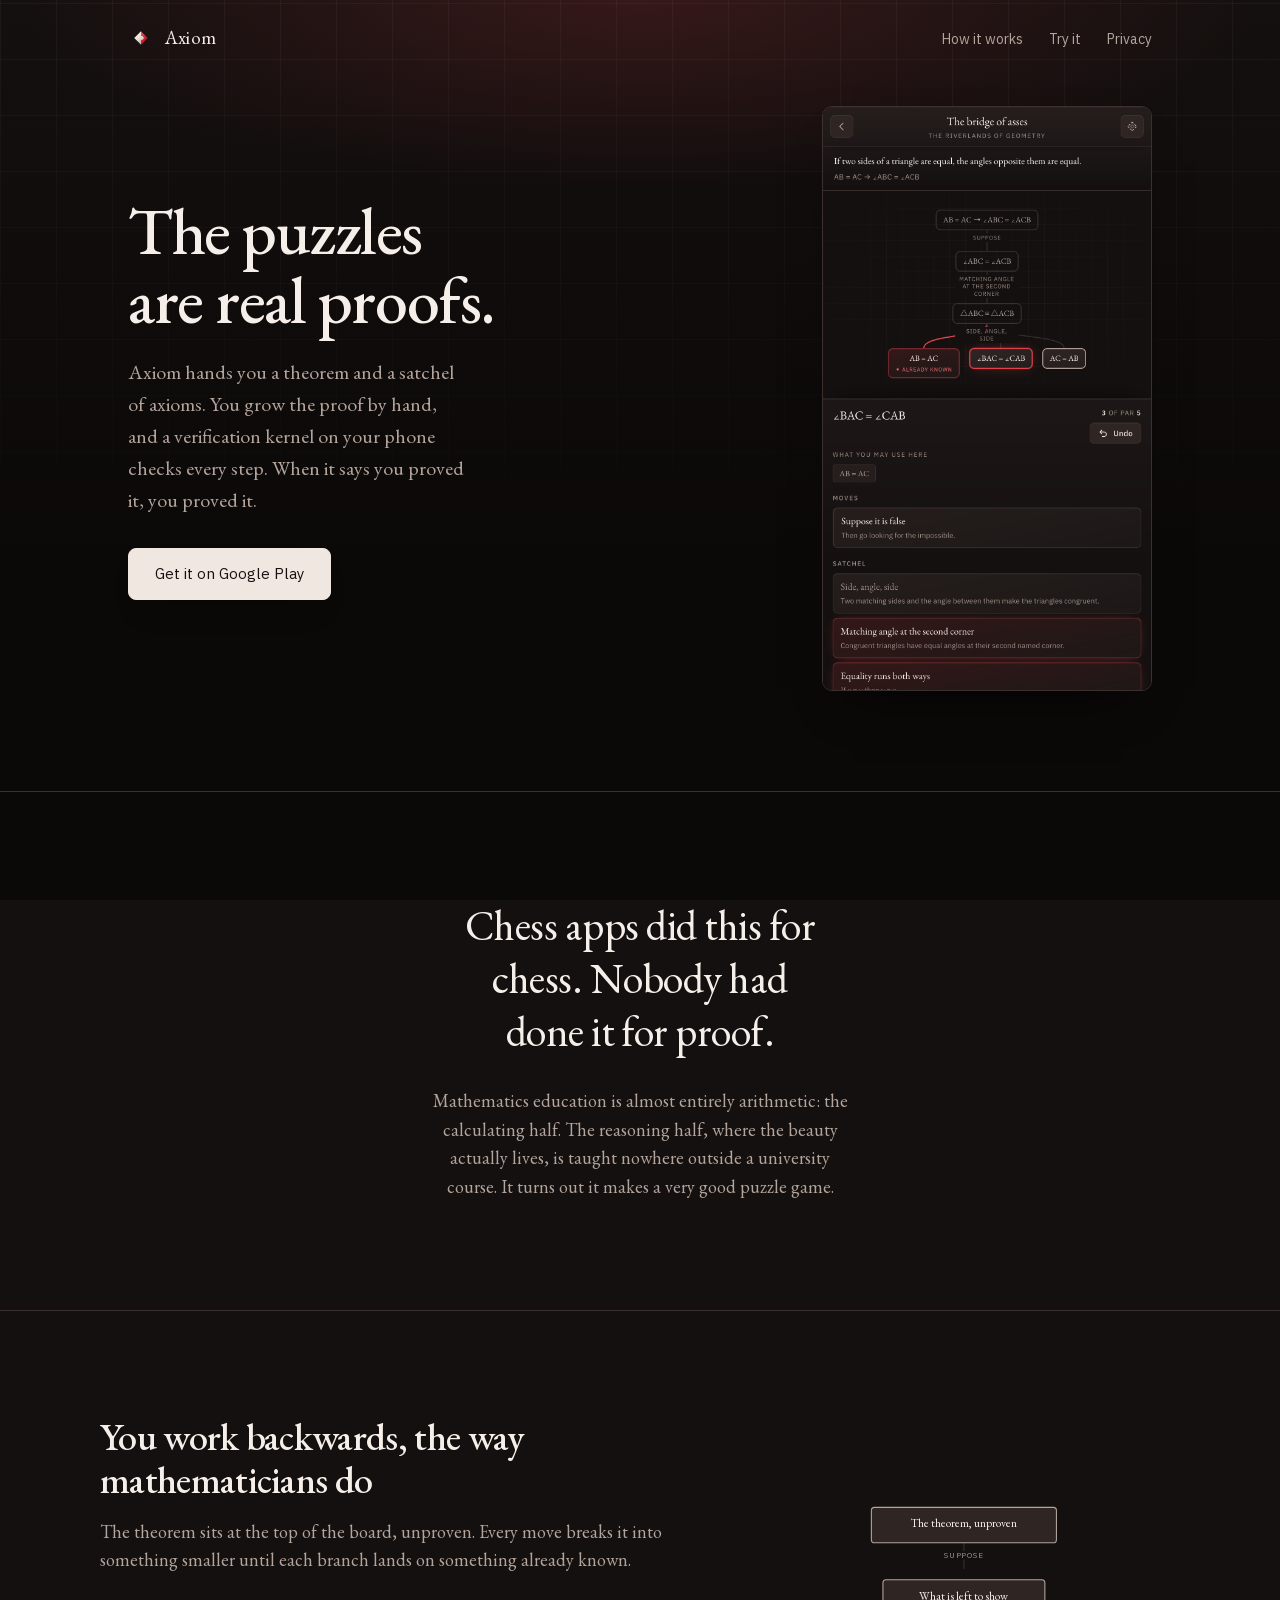
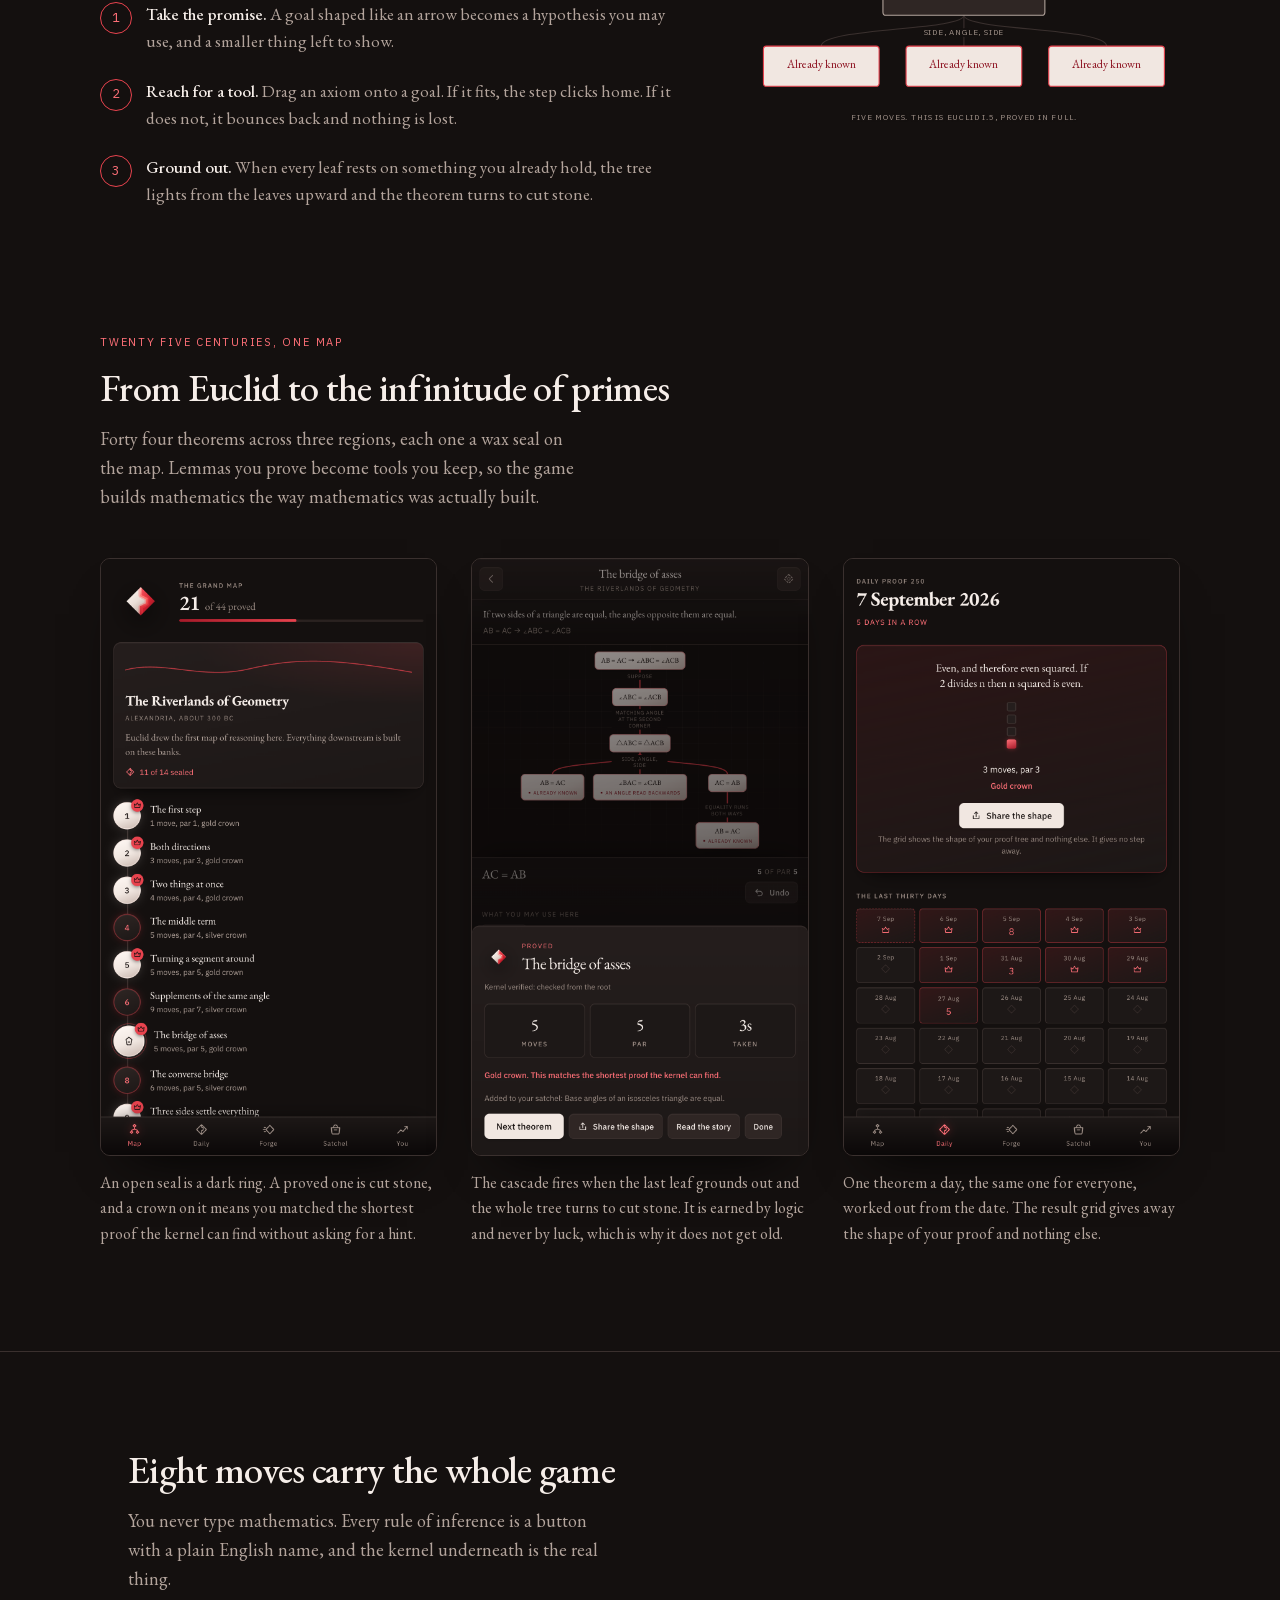
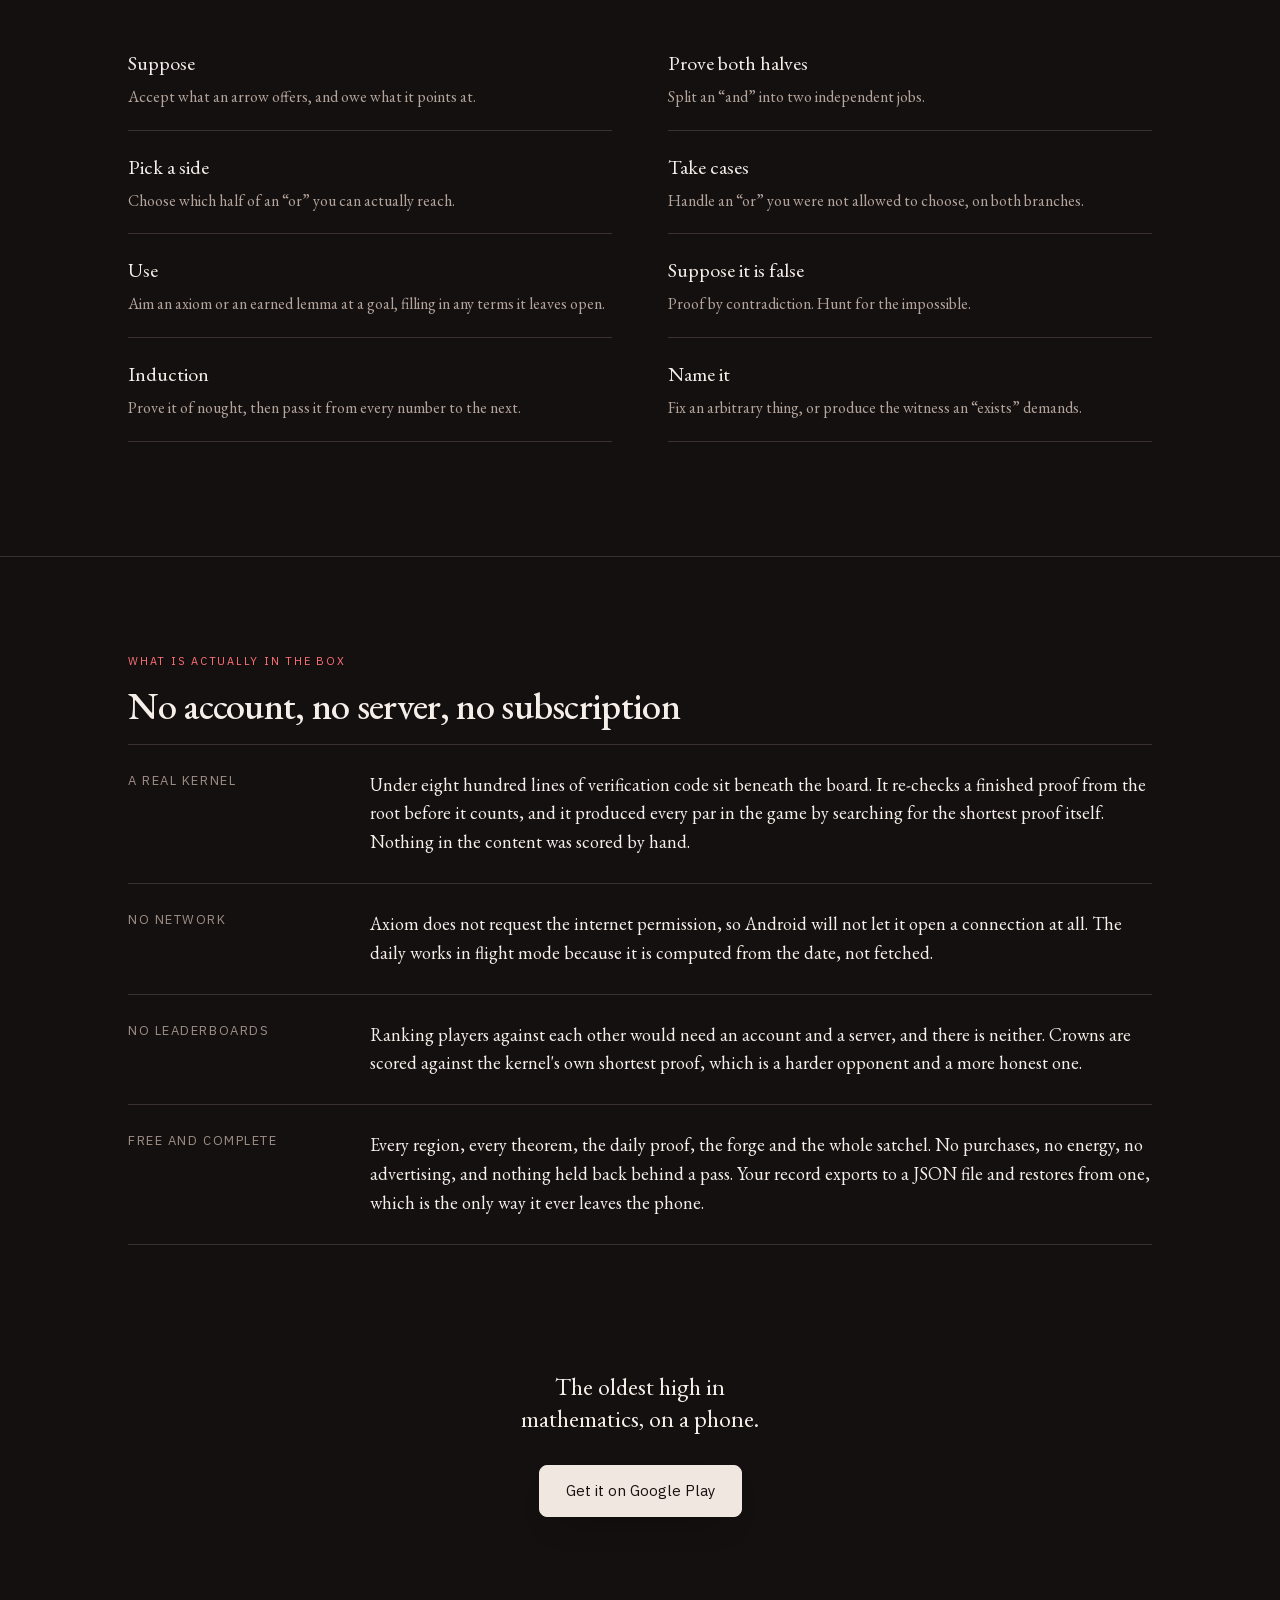
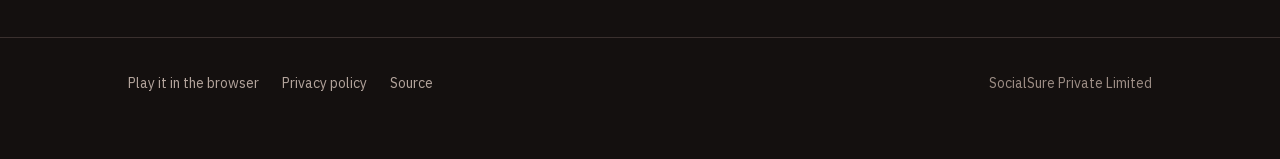
<file: docs/index.html>
<!doctype html>
<html lang="en">
<head>
<meta charset="utf-8">
<meta name="viewport" content="width=device-width, initial-scale=1">
<title>Axiom. The proof game.</title>
<meta name="description" content="A puzzle game whose puzzles are real mathematical theorems, checked by a verification kernel that runs on your phone. Euclid to the primes, a daily proof, and crowns for elegance. Free and offline.">
<meta property="og:title" content="Axiom. The proof game.">
<meta property="og:description" content="Prove real theorems by hand. A verification kernel checks every step, so when it says you proved it, you did.">
<meta property="og:type" content="website">
<link rel="icon" href="shots/icon.png">
<link rel="stylesheet" href="fonts/fonts.css">
<style>
  :root {
    --parch: #14100F; --parch-2: #1D1817; --parch-3: #2F2624; --ink: #F6EEE9; --ink-soft: #B3A49C;
    --ink-faint: #9C8D85; --hair: #3A302E; --gold: #FF7078; --gold-line: #E8434E;
    --gold-wash: rgba(232,67,78,0.14); --bone: #F1E7E1;
    --serif: "EB Garamond", Iowan Old Style, Palatino, Georgia, serif;
    --sans: "IBM Plex Sans", system-ui, -apple-system, sans-serif;
  }
  * { box-sizing: border-box; }
  html { scroll-behavior: smooth; }
  body { margin: 0; background: var(--parch); color: var(--ink); font-family: var(--serif);
         font-size: 18px; line-height: 1.6; -webkit-font-smoothing: antialiased;
         background-image:
           radial-gradient(70% 30% at 50% 0%, rgba(232,67,78,0.16), rgba(232,67,78,0) 70%),
           linear-gradient(180deg, rgba(20,16,15,0) 0%, rgba(11,8,8,1) 62%),
           repeating-linear-gradient(0deg, rgba(246,238,233,0.045) 0 1px, transparent 1px 56px),
           repeating-linear-gradient(90deg, rgba(246,238,233,0.045) 0 1px, transparent 1px 56px);
         background-attachment: fixed; }
  .wrap { max-width: 1080px; margin: 0 auto; padding: 0 28px; }
  a { color: var(--gold); }
  img { display: block; }
  .shot { width: 100%; height: auto; border: 1px solid var(--hair); border-radius: 10px;
    box-shadow: 0 26px 50px -30px rgba(0,0,0,1); }

  .cta { display: inline-block; background: var(--bone); color: #16100F; text-decoration: none;
         padding: 13px 26px; border-radius: 8px; font-family: var(--sans); font-size: 15px;
         border: 1px solid var(--bone); transition: transform .15s ease;
         box-shadow: 0 16px 34px -22px rgba(0,0,0,.95); }
  .cta:active { transform: translateY(1px); }
  .eyebrow { font-family: var(--sans); font-size: 11px; letter-spacing: .16em; text-transform: uppercase;
             color: var(--gold); margin: 0 0 14px; }

  nav { display: flex; align-items: center; justify-content: space-between; height: 76px; }
  .mark { display: flex; align-items: center; gap: 11px; font-size: 19px; letter-spacing: .01em; }
  .mark svg { width: 26px; height: 26px; display: block; }
  nav .links a { color: var(--ink-soft); text-decoration: none; font-family: var(--sans); font-size: 14px;
                 margin-left: 22px; }
  nav .links a:hover { color: var(--ink); }

  /* 1. hero: asymmetric split */
  .hero { display: grid; grid-template-columns: 1.1fr .9fr; gap: 60px; align-items: center;
          padding: 30px 0 100px; }
  .hero h1 { font-size: clamp(40px, 5.6vw, 66px); line-height: 1.04; letter-spacing: -.022em;
             margin: 0 0 22px; font-weight: 500; }
  .hero .sub { font-size: 20px; color: var(--ink-soft); margin: 0 0 32px; max-width: 34ch; }
  .hero .shot { max-width: 330px; margin-left: auto; }

  /* 2. manifesto: hairline band, type only, centred */
  .manifesto { border-top: 1px solid var(--hair); border-bottom: 1px solid var(--hair); padding: 108px 0;
               text-align: center; }
  .manifesto p.big { font-size: clamp(27px, 3.8vw, 42px); line-height: 1.26; margin: 0 auto;
                     max-width: 19ch; letter-spacing: -.012em; }
  .manifesto p.after { font-size: 18px; color: var(--ink-soft); max-width: 48ch; margin: 28px auto 0; }

  /* 3. diagram beside a numbered walk-through */
  .howto { display: grid; grid-template-columns: 1.15fr .85fr; gap: 64px; align-items: center;
           padding: 104px 0; }
  .howto h2, .gallery h2, .moves h2, .facts h2 { font-size: clamp(28px, 3.4vw, 38px); line-height: 1.14;
    letter-spacing: -.018em; margin: 0 0 16px; font-weight: 500; }
  .howto ol { list-style: none; counter-reset: step; padding: 0; margin: 26px 0 0; }
  .howto li { counter-increment: step; position: relative; padding-left: 46px; margin-bottom: 22px;
              color: var(--ink-soft); font-size: 17px; }
  .howto li::before { content: counter(step); position: absolute; left: 0; top: 1px; width: 30px; height: 30px;
    border: 1px solid var(--gold-line); border-radius: 50%; color: var(--gold); font-family: var(--sans);
    font-size: 13px; display: flex; align-items: center; justify-content: center; }
  .howto li b { color: var(--ink); font-weight: 500; }
  .diagram { width: 100%; height: auto; }
  .diagram .box { fill: var(--parch-3); stroke: var(--ink-soft); stroke-width: 1.4; }
  .diagram .box.done { fill: var(--bone); stroke: var(--gold-line); }
  .diagram .edge { fill: none; stroke: var(--hair); stroke-width: 1.4; }
  .diagram text { font-family: var(--serif); font-size: 15px; fill: var(--ink); }
  .diagram text.rule { font-family: var(--sans); font-size: 10.5px; letter-spacing: .1em; fill: var(--ink-faint);
    paint-order: stroke; stroke: var(--parch); stroke-width: 5px; stroke-linejoin: round; }
  .diagram text.done { fill: #8E1523; }

  /* 4. gallery: one tall, two stacked */
  .gallery { padding: 0 0 104px; }
  .gallery .sub { color: var(--ink-soft); max-width: 54ch; margin: 0 0 46px; }
  .strip { display: grid; grid-template-columns: repeat(3, 1fr); gap: 34px; align-items: start; }
  figure { margin: 0; }
  figcaption { color: var(--ink-soft); font-size: 16px; margin-top: 14px; max-width: 42ch; }

  /* 5. the moves: definition rows in two columns */
  .moves { border-top: 1px solid var(--hair); padding: 96px 0; }
  .movegrid { display: grid; grid-template-columns: 1fr 1fr; column-gap: 56px; margin-top: 34px; }
  .movegrid div { padding: 20px 0; border-bottom: 1px solid var(--hair); }
  .movegrid dt { font-size: 20px; margin: 0 0 5px; }
  .movegrid dd { margin: 0; color: var(--ink-soft); font-size: 16px; }

  /* 6. facts: key and value rows, no cards */
  .facts { padding: 96px 0; border-top: 1px solid var(--hair); }
  .facts .row { display: grid; grid-template-columns: 13rem 1fr; gap: 34px; padding: 26px 0;
                border-bottom: 1px solid var(--hair); align-items: start; }
  .facts .row:first-of-type { border-top: 1px solid var(--hair); }
  .facts .k { font-family: var(--sans); font-size: 13px; letter-spacing: .12em; text-transform: uppercase;
              color: var(--ink-faint); }
  .facts .v { margin: 0; color: var(--ink); }

  .close { text-align: center; padding: 30px 0 120px; }
  .close p { font-size: 24px; max-width: 24ch; margin: 0 auto 30px; line-height: 1.35; }

  footer { border-top: 1px solid var(--hair); padding: 34px 0 64px; color: var(--ink-faint);
           font-family: var(--sans); font-size: 14px; }
  footer .row { display: flex; justify-content: space-between; gap: 20px; flex-wrap: wrap; }
  footer a { color: var(--ink-soft); text-decoration: none; margin-right: 20px; }
  footer a:hover { color: var(--ink); }

  .reveal { opacity: 0; transform: translateY(14px); transition: opacity .6s ease, transform .6s ease; }
  .reveal.in { opacity: 1; transform: none; }
  @media (prefers-reduced-motion: reduce) {
    html { scroll-behavior: auto; }
    .reveal { opacity: 1; transform: none; transition: none; }
  }

  @media (max-width: 880px) {
    body { font-size: 17px; }
    .hero, .howto, .strip, .movegrid { grid-template-columns: 1fr; gap: 40px; }
    .hero .shot { max-width: 300px; margin: 0 auto; }
    .strip { max-width: 330px; margin: 0 auto; gap: 44px; }
    .facts .row { grid-template-columns: 1fr; gap: 8px; }
    .manifesto { padding: 76px 0; }
    .howto, .moves, .facts { padding: 72px 0; }
    nav .links a { margin-left: 14px; font-size: 13px; }
  }
</style>
</head>
<body>

<div class="wrap">
  <nav>
    <span class="mark">
      <svg viewBox="0 0 108 108" aria-hidden="true">
        <defs>
          <linearGradient id="nb" x1=".1" y1="0" x2=".7" y2="1">
            <stop offset="0" stop-color="#FFFAF6"/><stop offset=".55" stop-color="#EADFD7"/><stop offset="1" stop-color="#B9A49B"/>
          </linearGradient>
          <linearGradient id="nc" x1=".2" y1="0" x2=".9" y2="1">
            <stop offset="0" stop-color="#F4515C"/><stop offset=".5" stop-color="#D0212F"/><stop offset="1" stop-color="#7E1220"/>
          </linearGradient>
        </defs>
        <path d="M26 54 L54 26 L54 43 L66 49 L66 59 L54 65 L54 82 Z" fill="url(#nb)"/>
        <path d="M54 26 L82 54 L54 82 L54 65 L66 59 L66 49 L54 43 Z" fill="url(#nc)"/>
      </svg>
      Axiom
    </span>
    <span class="links">
      <a href="#how">How it works</a>
      <a href="play/">Try it</a>
      <a href="privacy-policy.html">Privacy</a>
    </span>
  </nav>

  <header class="hero">
    <div>
      <h1>The puzzles<br>are real proofs.</h1>
      <p class="sub">Axiom hands you a theorem and a satchel of axioms. You grow the proof by hand, and a
        verification kernel on your phone checks every step. When it says you proved it, you proved it.</p>
      <a class="cta" href="https://play.google.com/store/apps/details?id=com.mohdshayan.axiom">Get it on Google Play</a>
    </div>
    <img class="shot reveal" src="shots/01-board.png" width="1080" height="1920"
         alt="The proof board part way through Euclid's proof that the base angles of an isosceles triangle are equal.">
  </header>
</div>

<section class="manifesto">
  <div class="wrap">
    <p class="big">Chess apps did this for chess. Nobody had done it for proof.</p>
    <p class="after">Mathematics education is almost entirely arithmetic: the calculating half. The reasoning
      half, where the beauty actually lives, is taught nowhere outside a university course. It turns out it
      makes a very good puzzle game.</p>
  </div>
</section>

<section class="howto wrap" id="how">
  <div>
    <h2>You work backwards, the way mathematicians do</h2>
    <p style="color: var(--ink-soft); margin: 0;">The theorem sits at the top of the board, unproven. Every
      move breaks it into something smaller until each branch lands on something already known.</p>
    <ol>
      <li><b>Take the promise.</b> A goal shaped like an arrow becomes a hypothesis you may use, and a
        smaller thing left to show.</li>
      <li><b>Reach for a tool.</b> Drag an axiom onto a goal. If it fits, the step clicks home. If it does
        not, it bounces back and nothing is lost.</li>
      <li><b>Ground out.</b> When every leaf rests on something you already hold, the tree lights from the
        leaves upward and the theorem turns to cut stone.</li>
    </ol>
  </div>
  <svg class="diagram" viewBox="0 0 560 330" role="img"
       aria-label="A proof tree: the theorem at the top, one intermediate goal, then three leaves that are already known.">
    <path class="edge" d="M280 62 C280 78 280 78 280 96"/>
    <path class="edge" d="M280 156 C280 176 95 172 95 196"/>
    <path class="edge" d="M280 156 C280 176 280 176 280 196"/>
    <path class="edge" d="M280 156 C280 176 465 172 465 196"/>
    <rect class="box" x="160" y="16" width="240" height="46" rx="4"/>
    <text x="280" y="39" text-anchor="middle" dominant-baseline="middle">The theorem, unproven</text>
    <text class="rule" x="280" y="82" text-anchor="middle">SUPPOSE</text>
    <rect class="box" x="175" y="110" width="210" height="46" rx="4"/>
    <text x="280" y="133" text-anchor="middle" dominant-baseline="middle">What is left to show</text>
    <text class="rule" x="280" y="182" text-anchor="middle">SIDE, ANGLE, SIDE</text>
    <rect class="box done" x="20" y="196" width="150" height="52" rx="4"/>
    <text class="done" x="95" y="222" text-anchor="middle" dominant-baseline="middle">Already known</text>
    <rect class="box done" x="205" y="196" width="150" height="52" rx="4"/>
    <text class="done" x="280" y="222" text-anchor="middle" dominant-baseline="middle">Already known</text>
    <rect class="box done" x="390" y="196" width="150" height="52" rx="4"/>
    <text class="done" x="465" y="222" text-anchor="middle" dominant-baseline="middle">Already known</text>
    <text class="rule" x="280" y="292" text-anchor="middle">FIVE MOVES. THIS IS EUCLID I.5, PROVED IN FULL.</text>
  </svg>
</section>

<section class="gallery wrap">
  <p class="eyebrow">Twenty five centuries, one map</p>
  <h2>From Euclid to the infinitude of primes</h2>
  <p class="sub">Forty four theorems across three regions, each one a wax seal on the map. Lemmas you prove
    become tools you keep, so the game builds mathematics the way mathematics was actually built.</p>
  <div class="strip">
    <figure class="reveal">
      <img class="shot" src="shots/03-map.png" width="1080" height="1920"
           alt="The Grand Map: the mark of the interlocking proof, a progress bar, and a trail of seals through the Riverlands of Geometry.">
      <figcaption>An open seal is a dark ring. A proved one is cut stone, and a crown on it means you
        matched the shortest proof the kernel can find without asking for a hint.</figcaption>
    </figure>
    <figure class="reveal">
      <img class="shot" src="shots/02-victory.png" width="1080" height="1920"
           alt="A finished proof, every node turned to pale stone with crimson edges, and a result card showing five moves against a par of five.">
      <figcaption>The cascade fires when the last leaf grounds out and the whole tree turns to cut stone.
        It is earned by logic and never by luck, which is why it does not get old.</figcaption>
    </figure>
    <figure class="reveal">
      <img class="shot" src="shots/04-daily.png" width="1080" height="1920"
           alt="The daily proof screen showing a solved result, the spoiler free shape grid and a thirty day archive.">
      <figcaption>One theorem a day, the same one for everyone, worked out from the date. The result grid
        gives away the shape of your proof and nothing else.</figcaption>
    </figure>
  </div>
</section>

<section class="moves">
  <div class="wrap">
    <h2>Eight moves carry the whole game</h2>
    <p style="color: var(--ink-soft); max-width: 54ch; margin: 0;">You never type mathematics. Every rule of
      inference is a button with a plain English name, and the kernel underneath is the real thing.</p>
    <dl class="movegrid">
      <div><dt>Suppose</dt><dd>Accept what an arrow offers, and owe what it points at.</dd></div>
      <div><dt>Prove both halves</dt><dd>Split an “and” into two independent jobs.</dd></div>
      <div><dt>Pick a side</dt><dd>Choose which half of an “or” you can actually reach.</dd></div>
      <div><dt>Take cases</dt><dd>Handle an “or” you were not allowed to choose, on both branches.</dd></div>
      <div><dt>Use</dt><dd>Aim an axiom or an earned lemma at a goal, filling in any terms it leaves open.</dd></div>
      <div><dt>Suppose it is false</dt><dd>Proof by contradiction. Hunt for the impossible.</dd></div>
      <div><dt>Induction</dt><dd>Prove it of nought, then pass it from every number to the next.</dd></div>
      <div><dt>Name it</dt><dd>Fix an arbitrary thing, or produce the witness an “exists” demands.</dd></div>
    </dl>
  </div>
</section>

<section class="facts">
  <div class="wrap">
    <p class="eyebrow">What is actually in the box</p>
    <h2>No account, no server, no subscription</h2>
    <div class="row">
      <div class="k">A real kernel</div>
      <p class="v">Under eight hundred lines of verification code sit beneath the board. It re-checks a finished
        proof from the root before it counts, and it produced every par in the game by searching for the
        shortest proof itself. Nothing in the content was scored by hand.</p>
    </div>
    <div class="row">
      <div class="k">No network</div>
      <p class="v">Axiom does not request the internet permission, so Android will not let it open a
        connection at all. The daily works in flight mode because it is computed from the date, not fetched.</p>
    </div>
    <div class="row">
      <div class="k">No leaderboards</div>
      <p class="v">Ranking players against each other would need an account and a server, and there is
        neither. Crowns are scored against the kernel's own shortest proof, which is a harder opponent and a
        more honest one.</p>
    </div>
    <div class="row">
      <div class="k">Free and complete</div>
      <p class="v">Every region, every theorem, the daily proof, the forge and the whole satchel. No
        purchases, no energy, no advertising, and nothing held back behind a pass. Your record exports to a
        JSON file and restores from one, which is the only way it ever leaves the phone.</p>
    </div>
  </div>
</section>

<section class="close wrap">
  <p>The oldest high in mathematics, on a phone.</p>
  <a class="cta" href="https://play.google.com/store/apps/details?id=com.mohdshayan.axiom">Get it on Google Play</a>
</section>

<footer>
  <div class="wrap row">
    <span>
      <a href="play/">Play it in the browser</a>
      <a href="privacy-policy.html">Privacy policy</a>
      <a href="https://github.com/shayanmohd/axiom">Source</a>
    </span>
    <span>SocialSure Private Limited</span>
  </div>
</footer>

<script>
  var io = new IntersectionObserver(function (entries) {
    entries.forEach(function (e) { if (e.isIntersecting) { e.target.classList.add('in'); io.unobserve(e.target); } });
  }, { threshold: 0.12 });
  document.querySelectorAll('.reveal').forEach(function (el) { io.observe(el); });
</script>
</body>
</html>
</file>
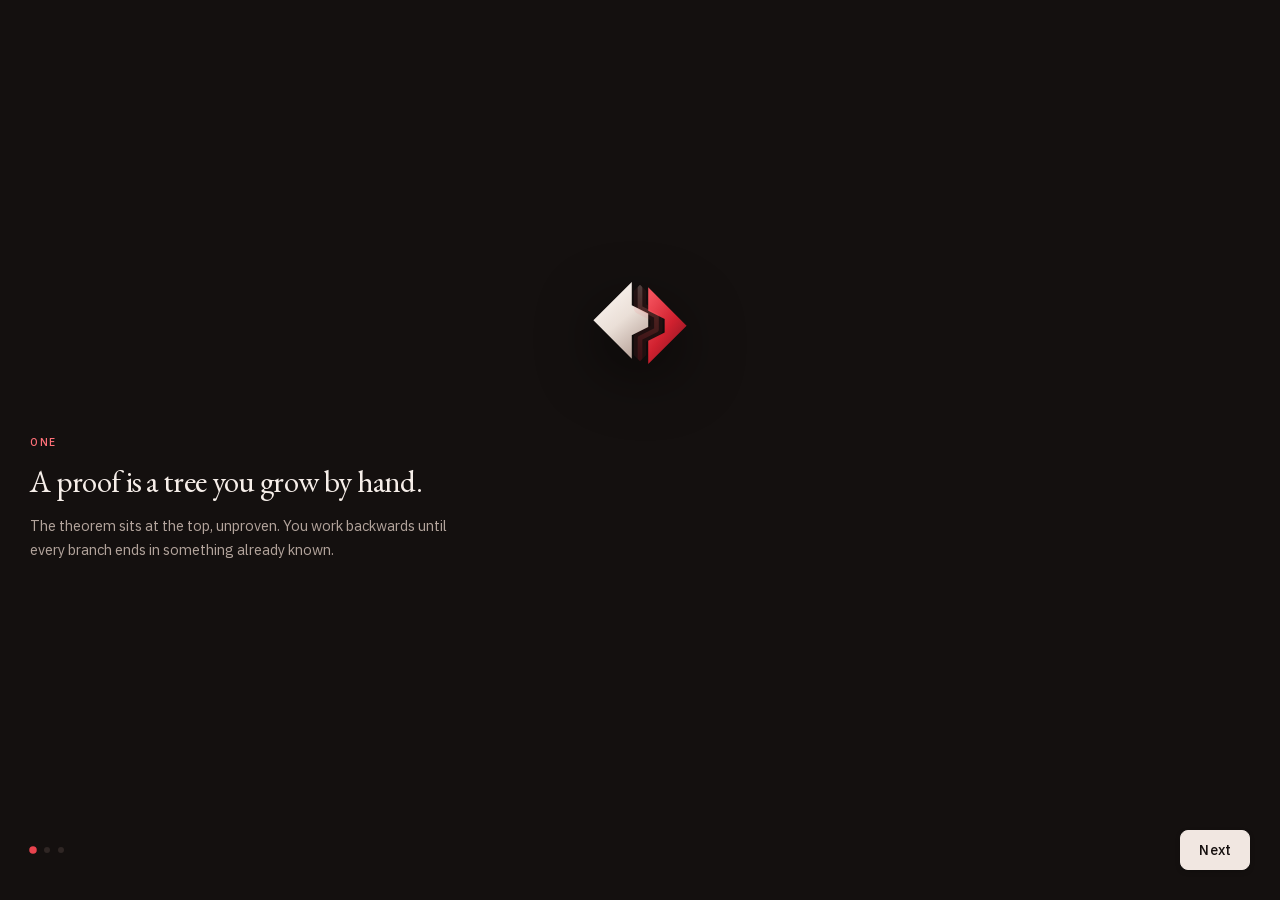
<file: web/index.html>
<!doctype html>
<html lang="en">
<head>
<meta charset="utf-8">
<meta name="viewport" content="width=device-width, initial-scale=1, maximum-scale=1, user-scalable=no, viewport-fit=cover">
<meta name="color-scheme" content="dark">
<title>Axiom</title>
<link rel="icon" href="data:,">
<link rel="stylesheet" href="fonts/fonts.css">
<link rel="stylesheet" href="css/style.css">
</head>
<body>

<!-- Every icon in Axiom is drawn here, in one stroke language: 1.7 units in a 24 box,
     round caps, round joins, no fills except where a shape is meant to be solid. -->
<svg id="glyphs" aria-hidden="true" focusable="false" xmlns="http://www.w3.org/2000/svg">
  <defs>
    <linearGradient id="mk-bone" x1="0.1" y1="0" x2="0.7" y2="1">
      <stop offset="0" stop-color="#FFFAF6"/><stop offset="0.55" stop-color="#EADFD7"/><stop offset="1" stop-color="#B9A49B"/>
    </linearGradient>
    <linearGradient id="mk-crim" x1="0.2" y1="0" x2="0.9" y2="1">
      <stop offset="0" stop-color="#F4515C"/><stop offset="0.5" stop-color="#D0212F"/><stop offset="1" stop-color="#7E1220"/>
    </linearGradient>
    <linearGradient id="mk-seam" x1="0" y1="0" x2="0" y2="1">
      <stop offset="0" stop-color="#FFD6CF"/><stop offset="0.45" stop-color="#FF5D5A"/><stop offset="1" stop-color="#B01427"/>
    </linearGradient>
    <clipPath id="mk-solid"><path d="M26 54 L54 26 L82 54 L54 82 Z"/></clipPath>
  </defs>

  <!-- the interlock: two halves of one solid, the seam between them lit -->
  <symbol id="mark" viewBox="0 0 108 108">
    <path d="M26 54 L54 26 L54 43 L66 49 L66 59 L54 65 L54 82 Z" fill="url(#mk-bone)"/>
    <path d="M54 26 L82 54 L54 82 L54 65 L66 59 L66 49 L54 43 Z" fill="url(#mk-crim)"/>
    <g clip-path="url(#mk-solid)">
      <path d="M54 24 L54 43 L66 49 L66 59 L54 65 L54 84" fill="none" stroke="#FF4B4F" stroke-width="8"
            stroke-linejoin="round" opacity="0.34"/>
      <path d="M54 24 L54 43 L66 49 L66 59 L54 65 L54 84" fill="none" stroke="url(#mk-seam)" stroke-width="3.4"
            stroke-linejoin="round"/>
      <path d="M54 24 L54 43 L66 49" fill="none" stroke="#FFE7E2" stroke-width="1.5" stroke-linejoin="round" opacity="0.9"/>
    </g>
    <path d="M28.5 53.4 L54 28" fill="none" stroke="#FFFDFB" stroke-width="1.7" stroke-linecap="round" opacity="0.8"/>
    <path d="M55.6 28.4 L80 53" fill="none" stroke="#FF9A96" stroke-width="1.4" stroke-linecap="round" opacity="0.55"/>
  </symbol>

  <!-- the same solid, drawn as an outline, for empty and locked states -->
  <symbol id="mark-open" viewBox="0 0 108 108">
    <path d="M26 54 L54 26 L82 54 L54 82 Z" fill="none" stroke="currentColor" stroke-width="4.5"
          stroke-linejoin="round" opacity="0.75"/>
    <path d="M54 26 L54 43 L66 49 L66 59 L54 65 L54 82" fill="none" stroke="currentColor" stroke-width="3.4"
          stroke-linejoin="round" stroke-dasharray="7 6" opacity="0.5"/>
  </symbol>

  <symbol id="ic-map" viewBox="0 0 24 24">
    <path d="M12 2.9 L14.4 5.3 L12 7.7 L9.6 5.3 Z"/>
    <path d="M12 7.9 v2.3 M12 10.2 C12 12.4 6.8 12 6.8 14.3 M12 10.2 C12 12.4 17.2 12 17.2 14.3"/>
    <path d="M6.8 14.5 L8.9 16.6 L6.8 18.7 L4.7 16.6 Z"/>
    <path d="M17.2 14.5 L19.3 16.6 L17.2 18.7 L15.1 16.6 Z"/>
  </symbol>
  <symbol id="ic-daily" viewBox="0 0 24 24">
    <path d="M12 3.4 L20.6 12 L12 20.6 L3.4 12 Z"/>
    <path d="M12 3.4 v4.2 l3 1.6 v3.4 l-3 1.6 v6.4"/>
  </symbol>
  <symbol id="ic-forge" viewBox="0 0 24 24">
    <path d="M14.4 4.6 L21.4 12 L14.4 19.4 L7.4 12 Z"/>
    <path d="M4.6 8.4 h2.2 M2.6 12 h3.2 M4.6 15.6 h2.2"/>
  </symbol>
  <symbol id="ic-satchel" viewBox="0 0 24 24">
    <path d="M4.6 8.8 h14.8 l-1.1 9.5 a1.7 1.7 0 0 1 -1.7 1.5 H7.4 a1.7 1.7 0 0 1 -1.7 -1.5 Z"/>
    <path d="M8.7 8.8 V7.1 a3.3 3.3 0 0 1 6.6 0 v1.7"/>
    <path d="M9.6 12.6 h4.8"/>
  </symbol>
  <symbol id="ic-you" viewBox="0 0 24 24">
    <path d="M3.6 18.4 L9 12.6 L12.8 15.6 L20.4 6.4"/>
    <path d="M15.8 6.4 h4.6 v4.6"/>
  </symbol>

  <symbol id="ic-crown" viewBox="0 0 24 24">
    <path d="M4.4 18.4 L2.9 7.4 L7.6 11.1 L12 4.3 L16.4 11.1 L21.1 7.4 L19.6 18.4 Z"/>
  </symbol>
  <symbol id="ic-keystone" viewBox="0 0 24 24">
    <path d="M8.3 19.6 L5.9 8.8 L12 4.1 L18.1 8.8 L15.7 19.6 Z"/>
    <path d="M9.9 13.9 h4.2"/>
  </symbol>
  <symbol id="ic-qed" viewBox="0 0 24 24">
    <path d="M6.8 6.8 h10.4 v10.4 H6.8 Z" fill="currentColor" stroke="none"/>
  </symbol>
  <symbol id="ic-sealed" viewBox="0 0 24 24">
    <path d="M12 3.4 L20.6 12 L12 20.6 L3.4 12 Z"/>
    <path d="M8.4 12 h7.2"/>
  </symbol>
  <symbol id="ic-back" viewBox="0 0 24 24"><path d="M14.6 5.2 L7.8 12 l6.8 6.8"/></symbol>
  <symbol id="ic-hint" viewBox="0 0 24 24">
    <path d="M12 3.4 L20.6 12 L12 20.6 L3.4 12 Z" stroke-dasharray="3.2 3.4"/>
    <path d="M12 8.6 L15.4 12 L12 15.4 L8.6 12 Z" opacity="0.5"/>
  </symbol>
  <symbol id="ic-undo" viewBox="0 0 24 24">
    <path d="M4.4 9.4 h9.4 a5.2 5.2 0 1 1 0 10.4 H9.2"/>
    <path d="M8.3 5.1 L4 9.4 l4.3 4.3"/>
  </symbol>
  <symbol id="ic-share" viewBox="0 0 24 24">
    <path d="M12 15.4 V3.9"/><path d="M8 7.9 L12 3.9 l4 4"/>
    <path d="M5.4 12.8 v6.6 h13.2 v-6.6"/>
  </symbol>
  <symbol id="ic-export" viewBox="0 0 24 24">
    <path d="M12 3.9 v11.5"/><path d="M8 11.4 L12 15.4 l4 -4"/>
    <path d="M5.4 19.4 h13.2"/>
  </symbol>
  <symbol id="ic-restore" viewBox="0 0 24 24">
    <path d="M12 15.4 V3.9"/><path d="M8 7.9 L12 3.9 l4 4"/>
    <path d="M5.4 19.4 h13.2"/>
  </symbol>
  <symbol id="ic-erase" viewBox="0 0 24 24">
    <path d="M4.8 7.2 h14.4"/><path d="M9.4 7.2 V5.3 h5.2 v1.9"/>
    <path d="M6.8 7.2 L7.8 19 h8.4 l1 -11.8"/>
  </symbol>
</svg>

<main id="stage">

  <!-- ONBOARDING -->
  <section class="screen" id="onboard" hidden>
    <div class="ob-art" id="obArt">
      <svg class="mark-live" viewBox="0 0 108 108" aria-hidden="true">
        <g class="mk-half mk-l"><path d="M26 54 L54 26 L54 43 L66 49 L66 59 L54 65 L54 82 Z" fill="url(#mk-bone)"/></g>
        <g class="mk-half mk-r"><path d="M54 26 L82 54 L54 82 L54 65 L66 59 L66 49 L54 43 Z" fill="url(#mk-crim)"/></g>
        <g class="mk-seam" clip-path="url(#mk-solid)">
          <path d="M54 24 L54 43 L66 49 L66 59 L54 65 L54 84" fill="none" stroke="#FF4B4F" stroke-width="9" stroke-linejoin="round" opacity="0.3"/>
          <path d="M54 24 L54 43 L66 49 L66 59 L54 65 L54 84" fill="none" stroke="url(#mk-seam)" stroke-width="3.4" stroke-linejoin="round"/>
        </g>
      </svg>
    </div>
    <div class="ob-track" id="obTrack">
      <article class="ob-card">
        <p class="ob-step">One</p>
        <p class="ob-line">A proof is a tree you grow by hand.</p>
        <p class="ob-sub">The theorem sits at the top, unproven. You work backwards until every branch
          ends in something already known.</p>
      </article>
      <article class="ob-card">
        <p class="ob-step">Two</p>
        <p class="ob-line">Every step is checked by a real verifier.</p>
        <p class="ob-sub">There is a proof kernel inside this app. It refuses anything that does not follow.
          When it says you proved it, you proved it.</p>
      </article>
      <article class="ob-card">
        <p class="ob-step">Three</p>
        <p class="ob-line">You will never type mathematics.</p>
        <p class="ob-sub">Suppose, split, take cases, name a witness. Eight moves carry the whole game,
          and the first one is waiting.</p>
      </article>
    </div>
    <div class="ob-foot">
      <div class="ob-dots" id="obDots"></div>
      <button class="btn" id="obNext" type="button">Next</button>
    </div>
  </section>

  <!-- MAP -->
  <section class="screen view" id="v-map" hidden>
    <div class="scroller">
      <header class="hero">
        <div class="hero-art">
          <svg class="mark-live" id="mapMark" viewBox="0 0 108 108" aria-hidden="true">
            <g class="mk-half mk-l"><path d="M26 54 L54 26 L54 43 L66 49 L66 59 L54 65 L54 82 Z" fill="url(#mk-bone)"/></g>
            <g class="mk-half mk-r"><path d="M54 26 L82 54 L54 82 L54 65 L66 59 L66 49 L54 43 Z" fill="url(#mk-crim)"/></g>
            <g class="mk-seam" clip-path="url(#mk-solid)">
              <path d="M54 24 L54 43 L66 49 L66 59 L54 65 L54 84" fill="none" stroke="#FF4B4F" stroke-width="9" stroke-linejoin="round" opacity="0.3"/>
              <path d="M54 24 L54 43 L66 49 L66 59 L54 65 L54 84" fill="none" stroke="url(#mk-seam)" stroke-width="3.4" stroke-linejoin="round"/>
            </g>
          </svg>
        </div>
        <div class="hero-txt">
          <p class="eyebrow">The grand map</p>
          <p class="hero-n"><b id="mapDone">0</b><span id="mapTotal"></span></p>
          <div class="hero-bar"><i id="mapBar"></i></div>
        </div>
      </header>
      <div id="mapList"></div>
      <p class="colophon">Twenty five centuries, three regions, one kernel.</p>
    </div>
  </section>

  <!-- DAILY -->
  <section class="screen view" id="v-daily" hidden>
    <div class="scroller">
      <header class="head">
        <p class="eyebrow" id="dDay"></p>
        <h1 class="head-h" id="dDate"></h1>
        <p class="streak" id="dStreak"></p>
      </header>

      <div class="envelope" id="dEnvelope" hidden>
        <div class="env-seal" id="dSeal"><svg class="mark-sm" viewBox="0 0 108 108" aria-hidden="true"><use href="#mark"/></svg></div>
        <p class="env-tone" id="dTone"></p>
        <p class="env-note">One theorem, the same one for everyone, chosen by today&rsquo;s date.</p>
        <button class="btn" id="dOpen" type="button">Break the seal</button>
      </div>

      <div class="result" id="dResult" hidden>
        <p class="res-name" id="dName"></p>
        <div class="grid" id="dShape"></div>
        <p class="res-score" id="dScore"></p>
        <p class="crown" id="dCrown"></p>
        <button class="btn" id="dShare" type="button"><svg class="ic" aria-hidden="true"><use href="#ic-share"/></svg>Share the shape</button>
        <p class="help">The grid shows the shape of your proof tree and nothing else. It gives no step away.</p>
      </div>

      <p class="label">The last thirty days</p>
      <div class="archive" id="dArchive"></div>
      <p class="help">Dailies are computed from the date on this device, so they work with no connection
        and everyone gets the same theorem.</p>
    </div>
  </section>

  <!-- FORGE -->
  <section class="screen view" id="v-forge" hidden>
    <div class="scroller">
      <header class="head">
        <p class="eyebrow">Drills, built fresh each time</p>
        <h1 class="head-h">The Forge</h1>
      </header>
      <p class="lead">Pick a move and the forge grows a new theorem around it, then checks that it can be
        finished before handing it to you. Mastery fades over a few weeks, which is what brings you back.</p>
      <div id="forgeList"></div>
    </div>
  </section>

  <!-- SATCHEL -->
  <section class="screen view" id="v-satchel" hidden>
    <div class="scroller">
      <header class="head">
        <p class="eyebrow">Everything you have proved</p>
        <h1 class="head-h">Satchel</h1>
      </header>
      <p class="lead">Every theorem you finish becomes a tool you keep. Tap any one to watch your own proof
        rebuild itself, step by step.</p>
      <div id="satchelList"></div>
      <div class="empty" id="satchelEmpty" hidden>
        <svg class="empty-art" viewBox="0 0 240 152" aria-hidden="true">
          <path class="e-edge" d="M120 46 C120 72 66 66 66 94 M120 46 C120 72 174 66 174 94"/>
          <use href="#mark-open" x="88" y="8" width="64" height="64"/>
          <use href="#mark-open" x="34" y="62" width="64" height="64"/>
          <use href="#mark-open" x="142" y="62" width="64" height="64"/>
        </svg>
        <p>Nothing yet. Prove one theorem and it becomes a tool you keep.</p>
      </div>
    </div>
  </section>

  <!-- PROFILE -->
  <section class="screen view" id="v-profile" hidden>
    <div class="scroller">
      <header class="head">
        <p class="eyebrow">Kept on this device only</p>
        <h1 class="head-h">You</h1>
      </header>
      <div class="stats">
        <div class="stat wide"><span class="k">Rigor</span><span class="v" id="pRigor"></span></div>
        <div class="stat"><span class="k">Seals</span><span class="v" id="pSeals"></span></div>
        <div class="stat"><span class="k">Daily streak</span><span class="v" id="pStreak"></span></div>
        <div class="stat"><span class="k">Gold crowns</span><span class="v" id="pGold"></span></div>
        <div class="stat"><span class="k">Silver crowns</span><span class="v" id="pSilver"></span></div>
      </div>
      <p class="help">Rigor is a local score. There is no server behind it and no leaderboard to climb,
        so it only ever measures you against the shortest known proof.</p>

      <h2 class="h2">Settings</h2>
      <div class="field row"><div><label for="setSound">Sound</label>
        <p class="help">Woodblock clicks and the closing chord, synthesised on the device.</p></div>
        <input type="checkbox" id="setSound"></div>
      <div class="field row"><div><label for="setHaptics">Haptics</label>
        <p class="help">A short thunk when a step snaps home.</p></div>
        <input type="checkbox" id="setHaptics"></div>
      <div class="field row"><div><label for="setNotify">Daily reminder</label>
        <p class="help">One notification a day, only until you have solved that day&rsquo;s proof. Off by default.</p></div>
        <input type="checkbox" id="setNotify"></div>
      <div class="field" id="setTimeRow" hidden><label for="setTime">Reminder time</label>
        <input type="time" id="setTime"></div>

      <h2 class="h2">Your progress</h2>
      <p class="help">Everything lives in this app&rsquo;s storage on this phone. Nothing is uploaded, because
        the app cannot reach the network at all.</p>
      <div class="btnrow">
        <button class="btn ghost small" id="exportBtn" type="button"><svg class="ic" aria-hidden="true"><use href="#ic-export"/></svg>Export as JSON</button>
        <button class="btn ghost small" id="importBtn" type="button"><svg class="ic" aria-hidden="true"><use href="#ic-restore"/></svg>Restore from a file</button>
        <button class="btn ghost small danger" id="eraseBtn" type="button"><svg class="ic" aria-hidden="true"><use href="#ic-erase"/></svg>Erase everything</button>
      </div>
      <input type="file" id="importFile" accept="application/json,.json" hidden>
      <p class="inline-note" id="importNote" hidden></p>

      <p class="colophon">Axiom. Rigor as play.<br>Free, complete, and offline.</p>
    </div>
  </section>

  <!-- PROOF BOARD -->
  <section class="screen" id="v-board" hidden>
    <header class="bar">
      <button class="icon" id="bBack" type="button" aria-label="Leave this proof"><svg class="ic" aria-hidden="true"><use href="#ic-back"/></svg></button>
      <div class="bar-mid"><p class="bar-title" id="bTitle"></p><p class="bar-sub" id="bSub"></p></div>
      <button class="icon" id="bHint" type="button" aria-label="Ask for a hint"><svg class="ic" aria-hidden="true"><use href="#ic-hint"/></svg></button>
    </header>
    <div class="statement" id="bStatement"></div>
    <div class="treewrap" id="treeWrap"><div class="treefit" id="treeFit"><div class="tree" id="tree"></div></div></div>

    <div class="replaybar" id="replayBar" hidden><p id="replayNote">Replaying</p></div>

    <div class="panel" id="panel">
      <div class="panel-head">
        <div class="panel-top">
          <p class="panel-goal" id="pGoal"></p>
          <span class="panel-actions">
            <span class="par" id="bPar"></span>
            <button class="btn ghost small" id="bUndo" type="button"><svg class="ic" aria-hidden="true"><use href="#ic-undo"/></svg>Undo</button>
          </span>
        </div>
        <p class="panel-know" id="pKnowHead"></p>
        <div class="chips" id="pKnow"></div>
      </div>
      <p class="panel-label">Moves</p>
      <div class="moves" id="pMoves"></div>
      <p class="panel-label" id="pToolsLabel">Satchel</p>
      <div class="tools" id="pTools"></div>
    </div>
  </section>

  <!-- VIGNETTE -->
  <section class="screen" id="v-vignette" hidden>
    <header class="bar">
      <button class="icon" id="vgBack" type="button" aria-label="Back"><svg class="ic" aria-hidden="true"><use href="#ic-back"/></svg></button>
      <div class="bar-mid"><p class="bar-title">Keystone</p><p class="bar-sub" id="vgEra"></p></div>
      <span class="icon spacer"></span>
    </header>
    <div class="scroller">
      <h1 class="vg-title" id="vgTitle"></h1>
      <div class="vg-body" id="vgBody"></div>
    </div>
  </section>
</main>

<nav id="tabs" hidden>
  <button data-view="map" class="tab is-on" type="button"><svg class="ic" aria-hidden="true"><use href="#ic-map"/></svg><span>Map</span></button>
  <button data-view="daily" class="tab" type="button"><svg class="ic" aria-hidden="true"><use href="#ic-daily"/></svg><span>Daily</span></button>
  <button data-view="forge" class="tab" type="button"><svg class="ic" aria-hidden="true"><use href="#ic-forge"/></svg><span>Forge</span></button>
  <button data-view="satchel" class="tab" type="button"><svg class="ic" aria-hidden="true"><use href="#ic-satchel"/></svg><span>Satchel</span></button>
  <button data-view="profile" class="tab" type="button"><svg class="ic" aria-hidden="true"><use href="#ic-you"/></svg><span>You</span></button>
</nav>

<!-- term picker -->
<div id="chooser" class="sheet" hidden>
  <div class="sheet-panel">
    <p class="sheet-title" id="chooserTitle"></p>
    <p class="sheet-body" id="chooserNote" hidden></p>
    <div class="chips" id="chooserList"></div>
    <button class="btn ghost small" id="chooserCancel" type="button">Cancel</button>
  </div>
</div>

<!-- hints -->
<div id="hint" class="sheet" hidden>
  <div class="sheet-panel">
    <p class="sheet-title" id="hintTier"></p>
    <p class="sheet-body" id="hintBody"></p>
    <p class="sheet-body ghosted" id="hintExtra" hidden></p>
    <p class="help" id="hintCost"></p>
    <button class="btn ghost small" id="hintClose" type="button">Close</button>
  </div>
</div>

<!-- victory -->
<div id="victory" class="sheet" hidden>
  <div class="sheet-panel">
    <div class="v-head">
      <svg class="mark-sm v-mark" viewBox="0 0 108 108" aria-hidden="true"><use href="#mark"/></svg>
      <div>
        <p class="v-eyebrow">Proved</p>
        <p class="v-title" id="vTitle"></p>
      </div>
    </div>
    <p class="v-verify" id="vVerify"></p>
    <div class="v-nums">
      <div><span class="v-n" id="vMoves"></span><span class="v-k">moves</span></div>
      <div><span class="v-n" id="vPar"></span><span class="v-k">par</span></div>
      <div><span class="v-n" id="vTime"></span><span class="v-k">taken</span></div>
    </div>
    <p class="crown" id="vCrown"></p>
    <p class="v-rigor" id="vRigor"></p>
    <p class="v-lemma" id="vLemma"></p>
    <div class="btnrow">
      <button class="btn" id="vNext" type="button">Next theorem</button>
      <button class="btn ghost small" id="vShare" type="button"><svg class="ic" aria-hidden="true"><use href="#ic-share"/></svg>Share the shape</button>
      <button class="btn ghost small" id="vVignette" type="button" hidden>Read the story</button>
      <button class="btn ghost small" id="vBack" type="button">Done</button>
    </div>
  </div>
</div>

<p id="toast" class="toast" hidden></p>

<script src="js/kernel.js"></script>
<script src="js/pars.js"></script>
<script src="js/content.js"></script>
<script src="js/store.js"></script>
<script src="js/sound.js"></script>
<script src="js/forge.js"></script>
<script src="js/board.js"></script>
<script src="js/app.js"></script>
</body>
</html>
</file>
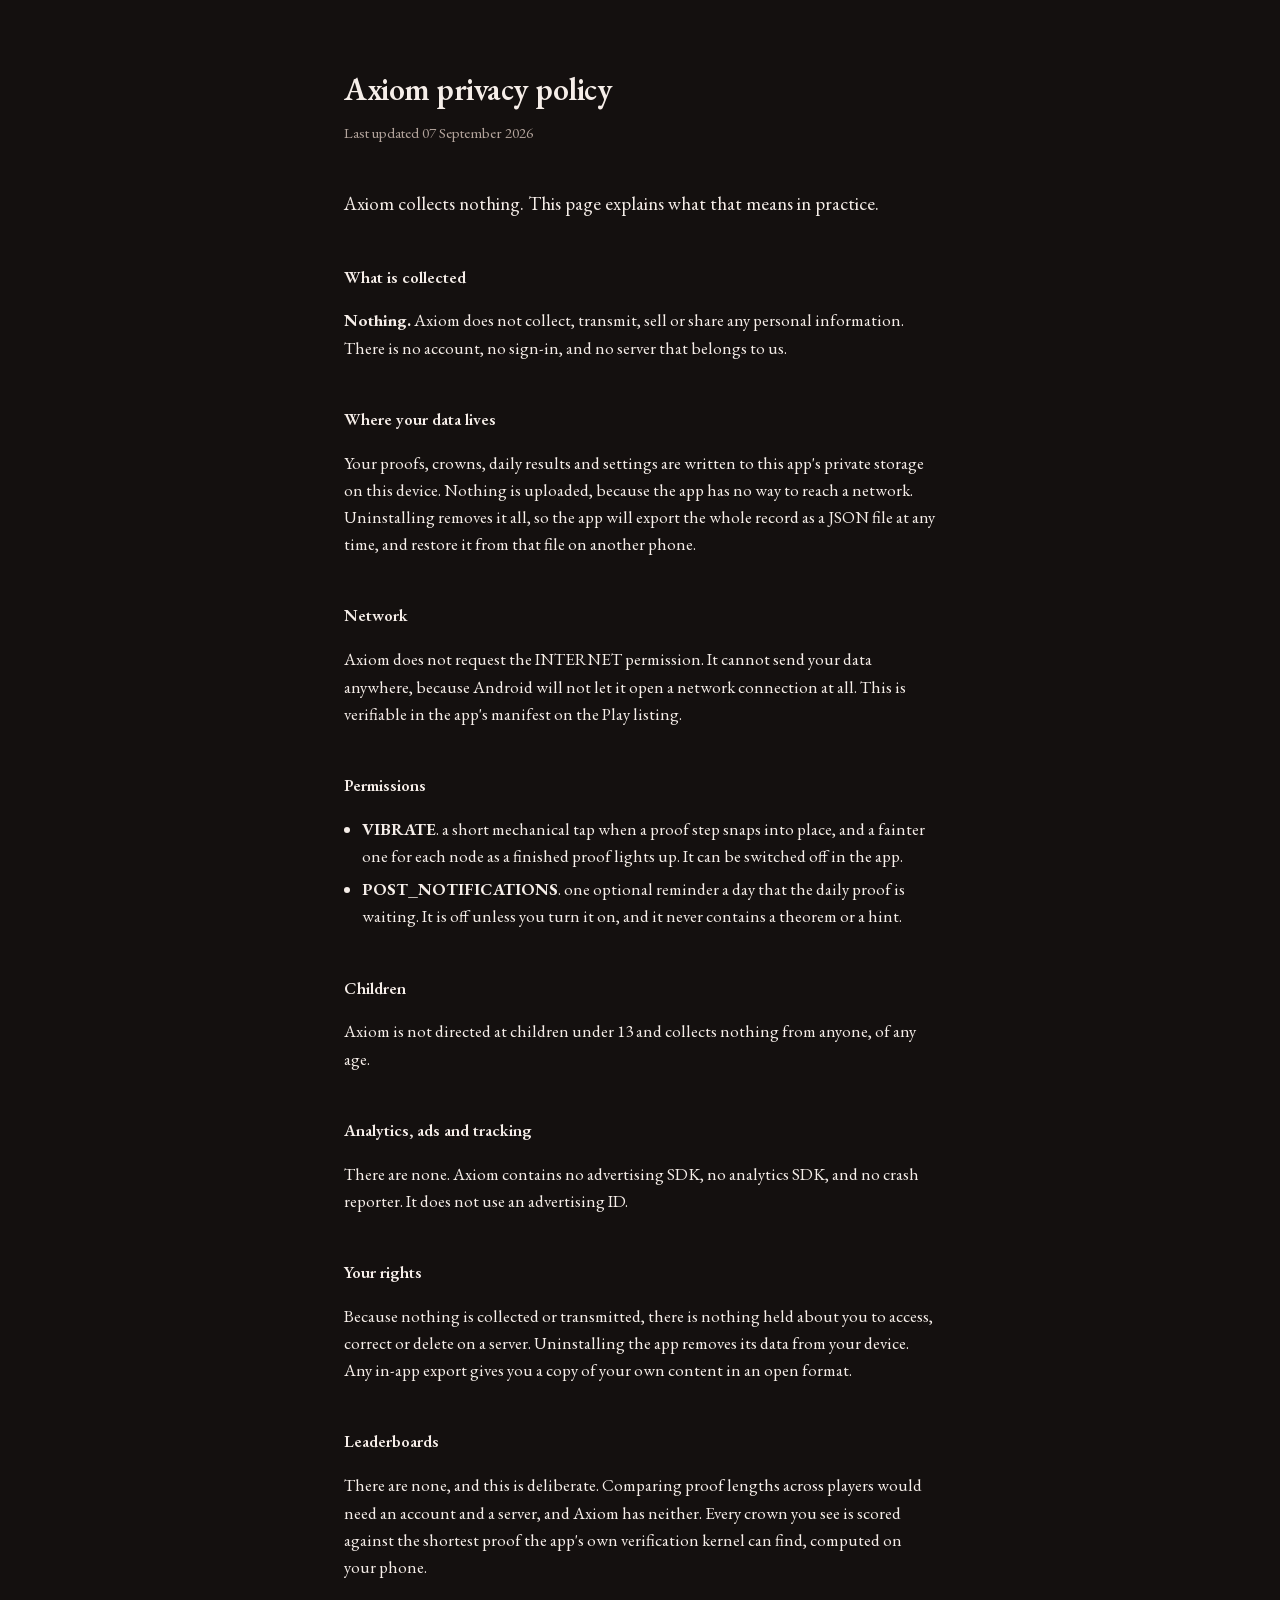
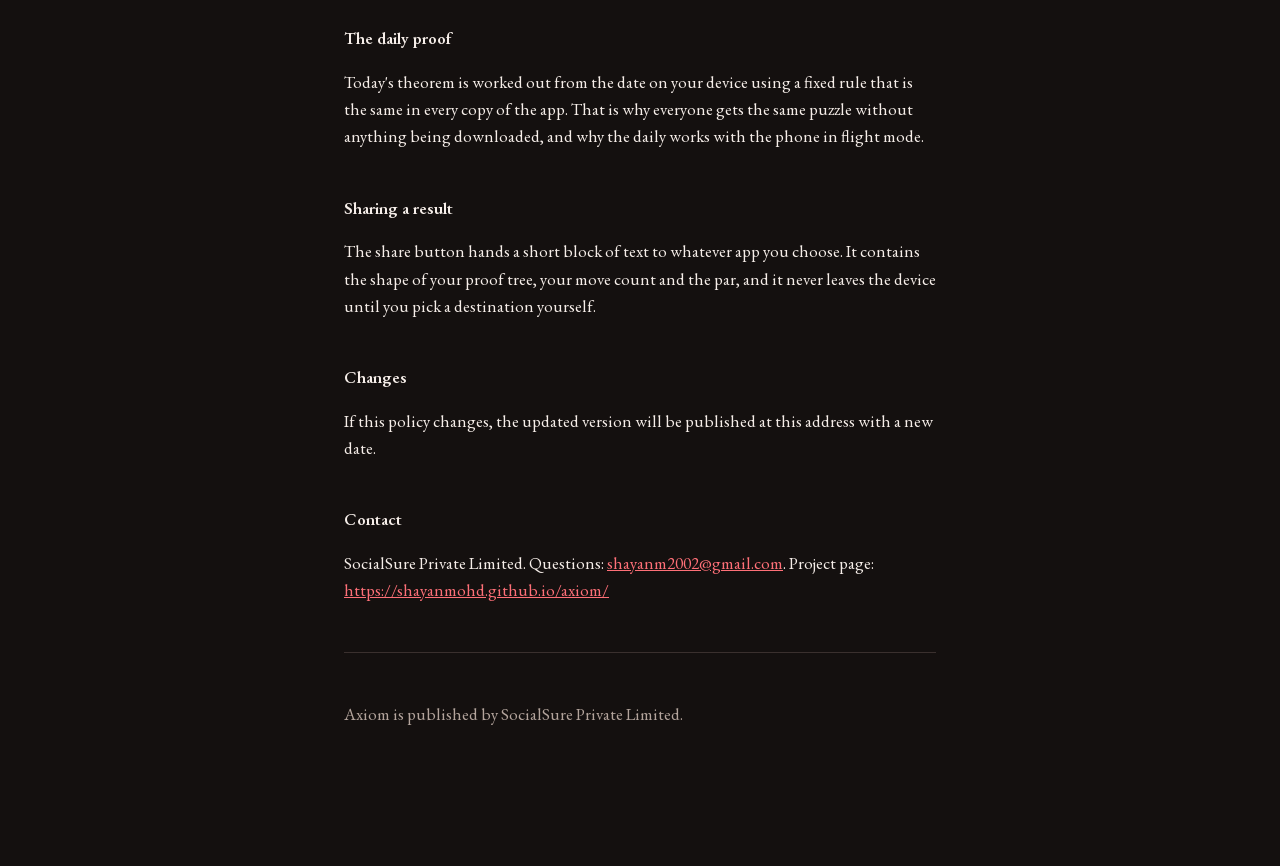
<file: docs/privacy-policy.html>
<!doctype html>
<html lang="en">
<head>
<meta charset="utf-8">
<meta name="viewport" content="width=device-width, initial-scale=1">
<title>Axiom privacy policy</title>
<link rel="icon" href="shots/icon.png">
<link rel="stylesheet" href="fonts/fonts.css">
<style>
  :root { color-scheme: light dark; --bg:#14100F; --fg:#F6EEE9; --muted:#B3A49C; --hair:#3A302E; --accent:#FF7078; }
  @media (prefers-color-scheme: dark) {
    :root { --bg:#14100F; --fg:#F6EEE9; --muted:#B3A49C; --hair:#3A302E; --accent:#FF7078; }
  }
  * { box-sizing: border-box; }
  body { margin: 0 auto; padding: 64px 24px 120px; max-width: 40rem;
    font-family: 'EB Garamond', Iowan Old Style, Palatino, Georgia, serif; font-size: 17px; line-height: 1.6;
    background: var(--bg); color: var(--fg); }
  h1 { font-size: 2rem; letter-spacing: -0.015em; margin: 0 0 6px; font-weight: 600; }
  h2 { font-size: 1.05rem; margin: 44px 0 8px; font-weight: 600; }
  .meta { color: var(--muted); margin: 0 0 44px; font-size: 15px; }
  p, li { color: var(--fg); }
  .muted { color: var(--muted); }
  ul { padding-left: 1.1rem; }
  li { margin-bottom: 6px; }
  a { color: var(--accent); }
  hr { border: 0; border-top: 1px solid var(--hair); margin: 48px 0; }
  .lead { font-size: 19px; }
</style>
</head>
<body>
<h1>Axiom privacy policy</h1>
<p class="meta">Last updated 07 September 2026</p>

<p class="lead">Axiom collects nothing. This page explains what that means in practice.</p>

<h2>What is collected</h2>
<p><b>Nothing.</b> Axiom does not collect, transmit, sell or share any personal information. There is no account, no sign-in, and no server that belongs to us.</p>

<h2>Where your data lives</h2>
<p>Your proofs, crowns, daily results and settings are written to this app&#x27;s private storage on this device. Nothing is uploaded, because the app has no way to reach a network. Uninstalling removes it all, so the app will export the whole record as a JSON file at any time, and restore it from that file on another phone.</p>

<h2>Network</h2>
<p>Axiom does not request the INTERNET permission. It cannot send your data anywhere, because Android will not let it open a network connection at all. This is verifiable in the app's manifest on the Play listing.</p>

<h2>Permissions</h2>
<ul><li><b>VIBRATE</b>. a short mechanical tap when a proof step snaps into place, and a fainter one for each node as a finished proof lights up. It can be switched off in the app.</li><li><b>POST_NOTIFICATIONS</b>. one optional reminder a day that the daily proof is waiting. It is off unless you turn it on, and it never contains a theorem or a hint.</li></ul>

<h2>Children</h2>
<p>Axiom is not directed at children under 13 and collects nothing from anyone, of any age.</p>

<h2>Analytics, ads and tracking</h2>
<p>There are none. Axiom contains no advertising SDK, no analytics SDK, and no crash reporter.
It does not use an advertising ID.</p>

<h2>Your rights</h2>
<p>Because nothing is collected or transmitted, there is nothing held about you to access, correct or
delete on a server. Uninstalling the app removes its data from your device. Any in-app export gives
you a copy of your own content in an open format.</p>
<h2>Leaderboards</h2><p>There are none, and this is deliberate. Comparing proof lengths across players would need an account and a server, and Axiom has neither. Every crown you see is scored against the shortest proof the app&#x27;s own verification kernel can find, computed on your phone.</p><h2>The daily proof</h2><p>Today&#x27;s theorem is worked out from the date on your device using a fixed rule that is the same in every copy of the app. That is why everyone gets the same puzzle without anything being downloaded, and why the daily works with the phone in flight mode.</p><h2>Sharing a result</h2><p>The share button hands a short block of text to whatever app you choose. It contains the shape of your proof tree, your move count and the par, and it never leaves the device until you pick a destination yourself.</p>
<h2>Changes</h2>
<p>If this policy changes, the updated version will be published at this address with a new date.</p>

<h2>Contact</h2>
<p>SocialSure Private Limited. Questions: <a href="mailto:shayanm2002@gmail.com">shayanm2002@gmail.com</a>. Project page: <a href="https://shayanmohd.github.io/axiom/">https://shayanmohd.github.io/axiom/</a></p>

<hr>
<p class="muted">Axiom is published by SocialSure Private Limited.</p>
</body>
</html>
</file>
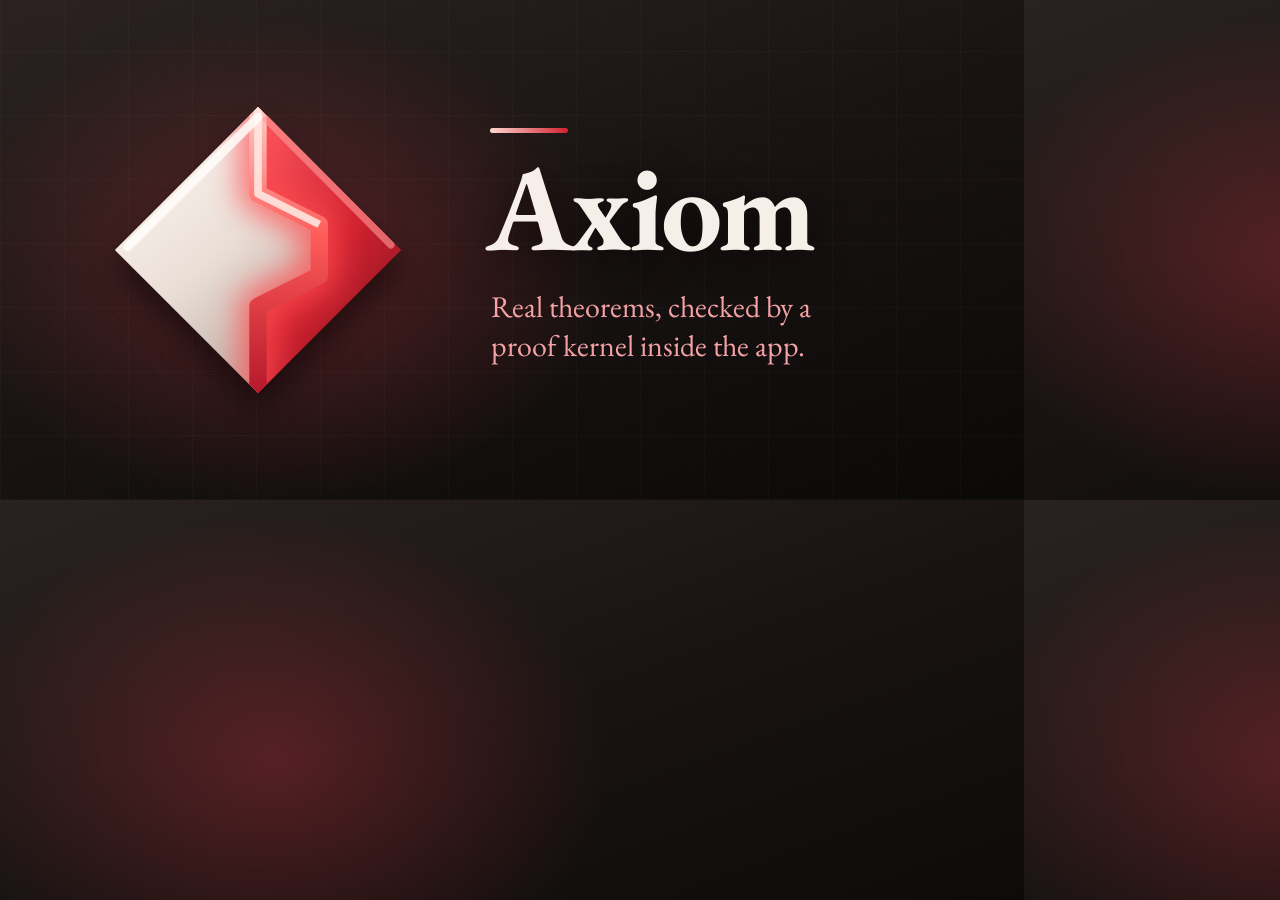
<file: store/feature.html>
<!doctype html>
<html lang="en">
<head>
<meta charset="utf-8">
<style>
  @font-face { font-family: "Display"; src: url("display.ttf"); }
  html, body { margin: 0; width: 1024px; height: 500px; overflow: hidden; }
  body {
    position: relative; color: #F6EEE9; font-family: "Display", Georgia, serif;
    background:
      radial-gradient(52% 78% at 27% 52%, rgba(224, 58, 72, 0.30), rgba(224, 58, 72, 0) 62%),
      linear-gradient(160deg, #2A2220 0%, #181312 48%, #0B0808 100%);
  }
  .lattice { position: absolute; inset: 0; opacity: 0.5;
    background-image:
      repeating-linear-gradient(0deg, rgba(243,228,222,0.05) 0 1px, transparent 1px 64px),
      repeating-linear-gradient(90deg, rgba(243,228,222,0.05) 0 1px, transparent 1px 64px),
      repeating-linear-gradient(45deg, rgba(243,228,222,0.035) 0 1px, transparent 1px 128px); }
  .grain { position: absolute; inset: 0; opacity: 0.06; mix-blend-mode: overlay;
    background-image: repeating-radial-gradient(circle at 21% 37%, rgba(255,255,255,0.9) 0 0.6px, transparent 0.6px 3px),
                      repeating-radial-gradient(circle at 67% 73%, rgba(255,255,255,0.7) 0 0.5px, transparent 0.5px 2.7px); }
  svg.mark { position: absolute; left: 74px; top: 66px; width: 368px; height: 368px; }
  .copy { position: absolute; left: 486px; top: 150px; width: 486px; }
  .rule { position: absolute; left: 490px; top: 128px; width: 78px; height: 5px; border-radius: 3px;
          background: linear-gradient(90deg, #FFD6CF, #D0212F); }
  h1 { margin: 0; font-size: 122px; line-height: 0.94; letter-spacing: -0.03em; font-weight: 700;
       text-shadow: 0 8px 34px rgba(8, 4, 4, 0.6); }
  p { margin: 22px 0 0 5px; font-size: 30px; line-height: 1.3; color: #F5A2A4; max-width: 460px;
      text-wrap: balance; }
</style>
</head>
<body>
  <div class="lattice"></div>
  <div class="grain"></div>

  <svg class="mark" viewBox="18 18 72 72" aria-hidden="true">
    <defs>
      <linearGradient id="bone" x1="0.1" y1="0" x2="0.7" y2="1">
        <stop offset="0" stop-color="#FFFAF6"/><stop offset="0.55" stop-color="#EADFD7"/><stop offset="1" stop-color="#BCA9A0"/>
      </linearGradient>
      <linearGradient id="crimson" x1="0.2" y1="0" x2="0.9" y2="1">
        <stop offset="0" stop-color="#F4515C"/><stop offset="0.5" stop-color="#D0212F"/><stop offset="1" stop-color="#7E1220"/>
      </linearGradient>
      <linearGradient id="seamlight" x1="0" y1="0" x2="0" y2="1">
        <stop offset="0" stop-color="#FFD6CF"/><stop offset="0.45" stop-color="#FF5D5A"/><stop offset="1" stop-color="#B01427"/>
      </linearGradient>
      <filter id="seamglow" filterUnits="userSpaceOnUse" x="0" y="0" width="108" height="108">
        <feGaussianBlur stdDeviation="3"/>
      </filter>
      <clipPath id="solid"><path d="M26 54 L54 26 L82 54 L54 82 Z"/></clipPath>
    </defs>
    <path d="M26 54 L54 26 L82 54 L54 82 Z" fill="#000" opacity="0.5" transform="translate(0 3.5)" filter="url(#seamglow)"/>
    <path d="M26 54 L54 26 L54 43 L66 49 L66 59 L54 65 L54 82 Z" fill="url(#bone)"/>
    <path d="M54 26 L82 54 L54 82 L54 65 L66 59 L66 49 L54 43 Z" fill="url(#crimson)"/>
    <g clip-path="url(#solid)">
      <path d="M54 24 L54 43 L66 49 L66 59 L54 65 L54 84" fill="none" stroke="#FF4B4F"
            stroke-width="7" stroke-linejoin="round" opacity="0.8" filter="url(#seamglow)"/>
      <path d="M54 24 L54 43 L66 49 L66 59 L54 65 L54 84" fill="none" stroke="url(#seamlight)"
            stroke-width="3.4" stroke-linejoin="round"/>
      <path d="M54 24 L54 43 L66 49" fill="none" stroke="#FFE7E2" stroke-width="1.5" stroke-linejoin="round" opacity="0.9"/>
    </g>
    <path d="M28.5 53.4 L54 28" fill="none" stroke="#FFFDFB" stroke-width="1.7" stroke-linecap="round" opacity="0.85"/>
    <path d="M55.6 28.4 L80 53" fill="none" stroke="#FF9A96" stroke-width="1.4" stroke-linecap="round" opacity="0.6"/>
  </svg>

  <div class="rule"></div>
  <div class="copy">
    <h1>Axiom</h1>
    <p>Real theorems, checked by a proof kernel inside the app.</p>
  </div>
</body>
</html>
</file>
<file: docs/fonts/fonts.css>
/* cyrillic-ext */
@font-face {
  font-family: 'EB Garamond';
  font-style: italic;
  font-weight: 400 600;
  font-display: swap;
  src: url(SlGWmQSNjdsmc35JDF1K5GRweDY1ZyHKpWiGIg.woff2) format('woff2');
  unicode-range: U+0460-052F, U+1C80-1C8A, U+20B4, U+2DE0-2DFF, U+A640-A69F, U+FE2E-FE2F;
}
/* cyrillic */
@font-face {
  font-family: 'EB Garamond';
  font-style: italic;
  font-weight: 400 600;
  font-display: swap;
  src: url(SlGWmQSNjdsmc35JDF1K5GRweD81ZyHKpWiGIg.woff2) format('woff2');
  unicode-range: U+0301, U+0400-045F, U+0490-0491, U+04B0-04B1, U+2116;
}
/* greek-ext */
@font-face {
  font-family: 'EB Garamond';
  font-style: italic;
  font-weight: 400 600;
  font-display: swap;
  src: url(SlGWmQSNjdsmc35JDF1K5GRweDc1ZyHKpWiGIg.woff2) format('woff2');
  unicode-range: U+1F00-1FFF;
}
/* greek */
@font-face {
  font-family: 'EB Garamond';
  font-style: italic;
  font-weight: 400 600;
  font-display: swap;
  src: url(SlGWmQSNjdsmc35JDF1K5GRweDg1ZyHKpWiGIg.woff2) format('woff2');
  unicode-range: U+0370-0377, U+037A-037F, U+0384-038A, U+038C, U+038E-03A1, U+03A3-03FF;
}
/* vietnamese */
@font-face {
  font-family: 'EB Garamond';
  font-style: italic;
  font-weight: 400 600;
  font-display: swap;
  src: url(SlGWmQSNjdsmc35JDF1K5GRweDQ1ZyHKpWiGIg.woff2) format('woff2');
  unicode-range: U+0102-0103, U+0110-0111, U+0128-0129, U+0168-0169, U+01A0-01A1, U+01AF-01B0, U+0300-0301, U+0303-0304, U+0308-0309, U+0323, U+0329, U+1EA0-1EF9, U+20AB;
}
/* latin-ext */
@font-face {
  font-family: 'EB Garamond';
  font-style: italic;
  font-weight: 400 600;
  font-display: swap;
  src: url(SlGWmQSNjdsmc35JDF1K5GRweDU1ZyHKpWiGIg.woff2) format('woff2');
  unicode-range: U+0100-02BA, U+02BD-02C5, U+02C7-02CC, U+02CE-02D7, U+02DD-02FF, U+0304, U+0308, U+0329, U+1D00-1DBF, U+1E00-1E9F, U+1EF2-1EFF, U+2020, U+20A0-20AB, U+20AD-20C0, U+2113, U+2C60-2C7F, U+A720-A7FF;
}
/* latin */
@font-face {
  font-family: 'EB Garamond';
  font-style: italic;
  font-weight: 400 600;
  font-display: swap;
  src: url(SlGWmQSNjdsmc35JDF1K5GRweDs1ZyHKpWg.woff2) format('woff2');
  unicode-range: U+0000-00FF, U+0131, U+0152-0153, U+02BB-02BC, U+02C6, U+02DA, U+02DC, U+0304, U+0308, U+0329, U+2000-206F, U+20AC, U+2122, U+2191, U+2193, U+2212, U+2215, U+FEFF, U+FFFD;
}
/* cyrillic-ext */
@font-face {
  font-family: 'EB Garamond';
  font-style: normal;
  font-weight: 400 700;
  font-display: swap;
  src: url(SlGUmQSNjdsmc35JDF1K5GR4SDk_YAPIlWk.woff2) format('woff2');
  unicode-range: U+0460-052F, U+1C80-1C8A, U+20B4, U+2DE0-2DFF, U+A640-A69F, U+FE2E-FE2F;
}
/* cyrillic */
@font-face {
  font-family: 'EB Garamond';
  font-style: normal;
  font-weight: 400 700;
  font-display: swap;
  src: url(SlGUmQSNjdsmc35JDF1K5GRxSDk_YAPIlWk.woff2) format('woff2');
  unicode-range: U+0301, U+0400-045F, U+0490-0491, U+04B0-04B1, U+2116;
}
/* greek-ext */
@font-face {
  font-family: 'EB Garamond';
  font-style: normal;
  font-weight: 400 700;
  font-display: swap;
  src: url(SlGUmQSNjdsmc35JDF1K5GR5SDk_YAPIlWk.woff2) format('woff2');
  unicode-range: U+1F00-1FFF;
}
/* greek */
@font-face {
  font-family: 'EB Garamond';
  font-style: normal;
  font-weight: 400 700;
  font-display: swap;
  src: url(SlGUmQSNjdsmc35JDF1K5GR2SDk_YAPIlWk.woff2) format('woff2');
  unicode-range: U+0370-0377, U+037A-037F, U+0384-038A, U+038C, U+038E-03A1, U+03A3-03FF;
}
/* vietnamese */
@font-face {
  font-family: 'EB Garamond';
  font-style: normal;
  font-weight: 400 700;
  font-display: swap;
  src: url(SlGUmQSNjdsmc35JDF1K5GR6SDk_YAPIlWk.woff2) format('woff2');
  unicode-range: U+0102-0103, U+0110-0111, U+0128-0129, U+0168-0169, U+01A0-01A1, U+01AF-01B0, U+0300-0301, U+0303-0304, U+0308-0309, U+0323, U+0329, U+1EA0-1EF9, U+20AB;
}
/* latin-ext */
@font-face {
  font-family: 'EB Garamond';
  font-style: normal;
  font-weight: 400 700;
  font-display: swap;
  src: url(SlGUmQSNjdsmc35JDF1K5GR7SDk_YAPIlWk.woff2) format('woff2');
  unicode-range: U+0100-02BA, U+02BD-02C5, U+02C7-02CC, U+02CE-02D7, U+02DD-02FF, U+0304, U+0308, U+0329, U+1D00-1DBF, U+1E00-1E9F, U+1EF2-1EFF, U+2020, U+20A0-20AB, U+20AD-20C0, U+2113, U+2C60-2C7F, U+A720-A7FF;
}
/* latin */
@font-face {
  font-family: 'EB Garamond';
  font-style: normal;
  font-weight: 400 700;
  font-display: swap;
  src: url(SlGUmQSNjdsmc35JDF1K5GR1SDk_YAPI.woff2) format('woff2');
  unicode-range: U+0000-00FF, U+0131, U+0152-0153, U+02BB-02BC, U+02C6, U+02DA, U+02DC, U+0304, U+0308, U+0329, U+2000-206F, U+20AC, U+2122, U+2191, U+2193, U+2212, U+2215, U+FEFF, U+FFFD;
}
/* cyrillic-ext */
@font-face {
  font-family: 'IBM Plex Sans';
  font-style: normal;
  font-weight: 400;
  font-stretch: 100%;
  font-display: swap;
  src: url(zYXzKVElMYYaJe8bpLHnCwDKr932-G7dytD-Dmu1syxTKYbSB4ZhRNU.woff2) format('woff2');
  unicode-range: U+0460-052F, U+1C80-1C8A, U+20B4, U+2DE0-2DFF, U+A640-A69F, U+FE2E-FE2F;
}
/* cyrillic */
@font-face {
  font-family: 'IBM Plex Sans';
  font-style: normal;
  font-weight: 400;
  font-stretch: 100%;
  font-display: swap;
  src: url(zYXzKVElMYYaJe8bpLHnCwDKr932-G7dytD-Dmu1syxaKYbSB4ZhRNU.woff2) format('woff2');
  unicode-range: U+0301, U+0400-045F, U+0490-0491, U+04B0-04B1, U+2116;
}
/* greek */
@font-face {
  font-family: 'IBM Plex Sans';
  font-style: normal;
  font-weight: 400;
  font-stretch: 100%;
  font-display: swap;
  src: url(zYXzKVElMYYaJe8bpLHnCwDKr932-G7dytD-Dmu1syxdKYbSB4ZhRNU.woff2) format('woff2');
  unicode-range: U+0370-0377, U+037A-037F, U+0384-038A, U+038C, U+038E-03A1, U+03A3-03FF;
}
/* vietnamese */
@font-face {
  font-family: 'IBM Plex Sans';
  font-style: normal;
  font-weight: 400;
  font-stretch: 100%;
  font-display: swap;
  src: url(zYXzKVElMYYaJe8bpLHnCwDKr932-G7dytD-Dmu1syxRKYbSB4ZhRNU.woff2) format('woff2');
  unicode-range: U+0102-0103, U+0110-0111, U+0128-0129, U+0168-0169, U+01A0-01A1, U+01AF-01B0, U+0300-0301, U+0303-0304, U+0308-0309, U+0323, U+0329, U+1EA0-1EF9, U+20AB;
}
/* latin-ext */
@font-face {
  font-family: 'IBM Plex Sans';
  font-style: normal;
  font-weight: 400;
  font-stretch: 100%;
  font-display: swap;
  src: url(zYXzKVElMYYaJe8bpLHnCwDKr932-G7dytD-Dmu1syxQKYbSB4ZhRNU.woff2) format('woff2');
  unicode-range: U+0100-02BA, U+02BD-02C5, U+02C7-02CC, U+02CE-02D7, U+02DD-02FF, U+0304, U+0308, U+0329, U+1D00-1DBF, U+1E00-1E9F, U+1EF2-1EFF, U+2020, U+20A0-20AB, U+20AD-20C0, U+2113, U+2C60-2C7F, U+A720-A7FF;
}
/* latin */
@font-face {
  font-family: 'IBM Plex Sans';
  font-style: normal;
  font-weight: 400;
  font-stretch: 100%;
  font-display: swap;
  src: url(zYXzKVElMYYaJe8bpLHnCwDKr932-G7dytD-Dmu1syxeKYbSB4Zh.woff2) format('woff2');
  unicode-range: U+0000-00FF, U+0131, U+0152-0153, U+02BB-02BC, U+02C6, U+02DA, U+02DC, U+0304, U+0308, U+0329, U+2000-206F, U+20AC, U+2122, U+2191, U+2193, U+2212, U+2215, U+FEFF, U+FFFD;
}
/* cyrillic-ext */
@font-face {
  font-family: 'IBM Plex Sans';
  font-style: normal;
  font-weight: 500;
  font-stretch: 100%;
  font-display: swap;
  src: url(zYXzKVElMYYaJe8bpLHnCwDKr932-G7dytD-Dmu1syxTKYbSB4ZhRNU.woff2) format('woff2');
  unicode-range: U+0460-052F, U+1C80-1C8A, U+20B4, U+2DE0-2DFF, U+A640-A69F, U+FE2E-FE2F;
}
/* cyrillic */
@font-face {
  font-family: 'IBM Plex Sans';
  font-style: normal;
  font-weight: 500;
  font-stretch: 100%;
  font-display: swap;
  src: url(zYXzKVElMYYaJe8bpLHnCwDKr932-G7dytD-Dmu1syxaKYbSB4ZhRNU.woff2) format('woff2');
  unicode-range: U+0301, U+0400-045F, U+0490-0491, U+04B0-04B1, U+2116;
}
/* greek */
@font-face {
  font-family: 'IBM Plex Sans';
  font-style: normal;
  font-weight: 500;
  font-stretch: 100%;
  font-display: swap;
  src: url(zYXzKVElMYYaJe8bpLHnCwDKr932-G7dytD-Dmu1syxdKYbSB4ZhRNU.woff2) format('woff2');
  unicode-range: U+0370-0377, U+037A-037F, U+0384-038A, U+038C, U+038E-03A1, U+03A3-03FF;
}
/* vietnamese */
@font-face {
  font-family: 'IBM Plex Sans';
  font-style: normal;
  font-weight: 500;
  font-stretch: 100%;
  font-display: swap;
  src: url(zYXzKVElMYYaJe8bpLHnCwDKr932-G7dytD-Dmu1syxRKYbSB4ZhRNU.woff2) format('woff2');
  unicode-range: U+0102-0103, U+0110-0111, U+0128-0129, U+0168-0169, U+01A0-01A1, U+01AF-01B0, U+0300-0301, U+0303-0304, U+0308-0309, U+0323, U+0329, U+1EA0-1EF9, U+20AB;
}
/* latin-ext */
@font-face {
  font-family: 'IBM Plex Sans';
  font-style: normal;
  font-weight: 500;
  font-stretch: 100%;
  font-display: swap;
  src: url(zYXzKVElMYYaJe8bpLHnCwDKr932-G7dytD-Dmu1syxQKYbSB4ZhRNU.woff2) format('woff2');
  unicode-range: U+0100-02BA, U+02BD-02C5, U+02C7-02CC, U+02CE-02D7, U+02DD-02FF, U+0304, U+0308, U+0329, U+1D00-1DBF, U+1E00-1E9F, U+1EF2-1EFF, U+2020, U+20A0-20AB, U+20AD-20C0, U+2113, U+2C60-2C7F, U+A720-A7FF;
}
/* latin */
@font-face {
  font-family: 'IBM Plex Sans';
  font-style: normal;
  font-weight: 500;
  font-stretch: 100%;
  font-display: swap;
  src: url(zYXzKVElMYYaJe8bpLHnCwDKr932-G7dytD-Dmu1syxeKYbSB4Zh.woff2) format('woff2');
  unicode-range: U+0000-00FF, U+0131, U+0152-0153, U+02BB-02BC, U+02C6, U+02DA, U+02DC, U+0304, U+0308, U+0329, U+2000-206F, U+20AC, U+2122, U+2191, U+2193, U+2212, U+2215, U+FEFF, U+FFFD;
}
/* cyrillic-ext */
@font-face {
  font-family: 'IBM Plex Sans';
  font-style: normal;
  font-weight: 600;
  font-stretch: 100%;
  font-display: swap;
  src: url(zYXzKVElMYYaJe8bpLHnCwDKr932-G7dytD-Dmu1syxTKYbSB4ZhRNU.woff2) format('woff2');
  unicode-range: U+0460-052F, U+1C80-1C8A, U+20B4, U+2DE0-2DFF, U+A640-A69F, U+FE2E-FE2F;
}
/* cyrillic */
@font-face {
  font-family: 'IBM Plex Sans';
  font-style: normal;
  font-weight: 600;
  font-stretch: 100%;
  font-display: swap;
  src: url(zYXzKVElMYYaJe8bpLHnCwDKr932-G7dytD-Dmu1syxaKYbSB4ZhRNU.woff2) format('woff2');
  unicode-range: U+0301, U+0400-045F, U+0490-0491, U+04B0-04B1, U+2116;
}
/* greek */
@font-face {
  font-family: 'IBM Plex Sans';
  font-style: normal;
  font-weight: 600;
  font-stretch: 100%;
  font-display: swap;
  src: url(zYXzKVElMYYaJe8bpLHnCwDKr932-G7dytD-Dmu1syxdKYbSB4ZhRNU.woff2) format('woff2');
  unicode-range: U+0370-0377, U+037A-037F, U+0384-038A, U+038C, U+038E-03A1, U+03A3-03FF;
}
/* vietnamese */
@font-face {
  font-family: 'IBM Plex Sans';
  font-style: normal;
  font-weight: 600;
  font-stretch: 100%;
  font-display: swap;
  src: url(zYXzKVElMYYaJe8bpLHnCwDKr932-G7dytD-Dmu1syxRKYbSB4ZhRNU.woff2) format('woff2');
  unicode-range: U+0102-0103, U+0110-0111, U+0128-0129, U+0168-0169, U+01A0-01A1, U+01AF-01B0, U+0300-0301, U+0303-0304, U+0308-0309, U+0323, U+0329, U+1EA0-1EF9, U+20AB;
}
/* latin-ext */
@font-face {
  font-family: 'IBM Plex Sans';
  font-style: normal;
  font-weight: 600;
  font-stretch: 100%;
  font-display: swap;
  src: url(zYXzKVElMYYaJe8bpLHnCwDKr932-G7dytD-Dmu1syxQKYbSB4ZhRNU.woff2) format('woff2');
  unicode-range: U+0100-02BA, U+02BD-02C5, U+02C7-02CC, U+02CE-02D7, U+02DD-02FF, U+0304, U+0308, U+0329, U+1D00-1DBF, U+1E00-1E9F, U+1EF2-1EFF, U+2020, U+20A0-20AB, U+20AD-20C0, U+2113, U+2C60-2C7F, U+A720-A7FF;
}
/* latin */
@font-face {
  font-family: 'IBM Plex Sans';
  font-style: normal;
  font-weight: 600;
  font-stretch: 100%;
  font-display: swap;
  src: url(zYXzKVElMYYaJe8bpLHnCwDKr932-G7dytD-Dmu1syxeKYbSB4Zh.woff2) format('woff2');
  unicode-range: U+0000-00FF, U+0131, U+0152-0153, U+02BB-02BC, U+02C6, U+02DA, U+02DC, U+0304, U+0308, U+0329, U+2000-206F, U+20AC, U+2122, U+2191, U+2193, U+2212, U+2215, U+FEFF, U+FFFD;
}
</file>
<file: web/fonts/fonts.css>
/* cyrillic-ext */
@font-face {
  font-family: 'EB Garamond';
  font-style: italic;
  font-weight: 400 600;
  font-display: swap;
  src: url(SlGWmQSNjdsmc35JDF1K5GRweDY1ZyHKpWiGIg.woff2) format('woff2');
  unicode-range: U+0460-052F, U+1C80-1C8A, U+20B4, U+2DE0-2DFF, U+A640-A69F, U+FE2E-FE2F;
}
/* cyrillic */
@font-face {
  font-family: 'EB Garamond';
  font-style: italic;
  font-weight: 400 600;
  font-display: swap;
  src: url(SlGWmQSNjdsmc35JDF1K5GRweD81ZyHKpWiGIg.woff2) format('woff2');
  unicode-range: U+0301, U+0400-045F, U+0490-0491, U+04B0-04B1, U+2116;
}
/* greek-ext */
@font-face {
  font-family: 'EB Garamond';
  font-style: italic;
  font-weight: 400 600;
  font-display: swap;
  src: url(SlGWmQSNjdsmc35JDF1K5GRweDc1ZyHKpWiGIg.woff2) format('woff2');
  unicode-range: U+1F00-1FFF;
}
/* greek */
@font-face {
  font-family: 'EB Garamond';
  font-style: italic;
  font-weight: 400 600;
  font-display: swap;
  src: url(SlGWmQSNjdsmc35JDF1K5GRweDg1ZyHKpWiGIg.woff2) format('woff2');
  unicode-range: U+0370-0377, U+037A-037F, U+0384-038A, U+038C, U+038E-03A1, U+03A3-03FF;
}
/* vietnamese */
@font-face {
  font-family: 'EB Garamond';
  font-style: italic;
  font-weight: 400 600;
  font-display: swap;
  src: url(SlGWmQSNjdsmc35JDF1K5GRweDQ1ZyHKpWiGIg.woff2) format('woff2');
  unicode-range: U+0102-0103, U+0110-0111, U+0128-0129, U+0168-0169, U+01A0-01A1, U+01AF-01B0, U+0300-0301, U+0303-0304, U+0308-0309, U+0323, U+0329, U+1EA0-1EF9, U+20AB;
}
/* latin-ext */
@font-face {
  font-family: 'EB Garamond';
  font-style: italic;
  font-weight: 400 600;
  font-display: swap;
  src: url(SlGWmQSNjdsmc35JDF1K5GRweDU1ZyHKpWiGIg.woff2) format('woff2');
  unicode-range: U+0100-02BA, U+02BD-02C5, U+02C7-02CC, U+02CE-02D7, U+02DD-02FF, U+0304, U+0308, U+0329, U+1D00-1DBF, U+1E00-1E9F, U+1EF2-1EFF, U+2020, U+20A0-20AB, U+20AD-20C0, U+2113, U+2C60-2C7F, U+A720-A7FF;
}
/* latin */
@font-face {
  font-family: 'EB Garamond';
  font-style: italic;
  font-weight: 400 600;
  font-display: swap;
  src: url(SlGWmQSNjdsmc35JDF1K5GRweDs1ZyHKpWg.woff2) format('woff2');
  unicode-range: U+0000-00FF, U+0131, U+0152-0153, U+02BB-02BC, U+02C6, U+02DA, U+02DC, U+0304, U+0308, U+0329, U+2000-206F, U+20AC, U+2122, U+2191, U+2193, U+2212, U+2215, U+FEFF, U+FFFD;
}
/* cyrillic-ext */
@font-face {
  font-family: 'EB Garamond';
  font-style: normal;
  font-weight: 400 700;
  font-display: swap;
  src: url(SlGUmQSNjdsmc35JDF1K5GR4SDk_YAPIlWk.woff2) format('woff2');
  unicode-range: U+0460-052F, U+1C80-1C8A, U+20B4, U+2DE0-2DFF, U+A640-A69F, U+FE2E-FE2F;
}
/* cyrillic */
@font-face {
  font-family: 'EB Garamond';
  font-style: normal;
  font-weight: 400 700;
  font-display: swap;
  src: url(SlGUmQSNjdsmc35JDF1K5GRxSDk_YAPIlWk.woff2) format('woff2');
  unicode-range: U+0301, U+0400-045F, U+0490-0491, U+04B0-04B1, U+2116;
}
/* greek-ext */
@font-face {
  font-family: 'EB Garamond';
  font-style: normal;
  font-weight: 400 700;
  font-display: swap;
  src: url(SlGUmQSNjdsmc35JDF1K5GR5SDk_YAPIlWk.woff2) format('woff2');
  unicode-range: U+1F00-1FFF;
}
/* greek */
@font-face {
  font-family: 'EB Garamond';
  font-style: normal;
  font-weight: 400 700;
  font-display: swap;
  src: url(SlGUmQSNjdsmc35JDF1K5GR2SDk_YAPIlWk.woff2) format('woff2');
  unicode-range: U+0370-0377, U+037A-037F, U+0384-038A, U+038C, U+038E-03A1, U+03A3-03FF;
}
/* vietnamese */
@font-face {
  font-family: 'EB Garamond';
  font-style: normal;
  font-weight: 400 700;
  font-display: swap;
  src: url(SlGUmQSNjdsmc35JDF1K5GR6SDk_YAPIlWk.woff2) format('woff2');
  unicode-range: U+0102-0103, U+0110-0111, U+0128-0129, U+0168-0169, U+01A0-01A1, U+01AF-01B0, U+0300-0301, U+0303-0304, U+0308-0309, U+0323, U+0329, U+1EA0-1EF9, U+20AB;
}
/* latin-ext */
@font-face {
  font-family: 'EB Garamond';
  font-style: normal;
  font-weight: 400 700;
  font-display: swap;
  src: url(SlGUmQSNjdsmc35JDF1K5GR7SDk_YAPIlWk.woff2) format('woff2');
  unicode-range: U+0100-02BA, U+02BD-02C5, U+02C7-02CC, U+02CE-02D7, U+02DD-02FF, U+0304, U+0308, U+0329, U+1D00-1DBF, U+1E00-1E9F, U+1EF2-1EFF, U+2020, U+20A0-20AB, U+20AD-20C0, U+2113, U+2C60-2C7F, U+A720-A7FF;
}
/* latin */
@font-face {
  font-family: 'EB Garamond';
  font-style: normal;
  font-weight: 400 700;
  font-display: swap;
  src: url(SlGUmQSNjdsmc35JDF1K5GR1SDk_YAPI.woff2) format('woff2');
  unicode-range: U+0000-00FF, U+0131, U+0152-0153, U+02BB-02BC, U+02C6, U+02DA, U+02DC, U+0304, U+0308, U+0329, U+2000-206F, U+20AC, U+2122, U+2191, U+2193, U+2212, U+2215, U+FEFF, U+FFFD;
}
/* cyrillic-ext */
@font-face {
  font-family: 'IBM Plex Sans';
  font-style: normal;
  font-weight: 400;
  font-stretch: 100%;
  font-display: swap;
  src: url(zYXzKVElMYYaJe8bpLHnCwDKr932-G7dytD-Dmu1syxTKYbSB4ZhRNU.woff2) format('woff2');
  unicode-range: U+0460-052F, U+1C80-1C8A, U+20B4, U+2DE0-2DFF, U+A640-A69F, U+FE2E-FE2F;
}
/* cyrillic */
@font-face {
  font-family: 'IBM Plex Sans';
  font-style: normal;
  font-weight: 400;
  font-stretch: 100%;
  font-display: swap;
  src: url(zYXzKVElMYYaJe8bpLHnCwDKr932-G7dytD-Dmu1syxaKYbSB4ZhRNU.woff2) format('woff2');
  unicode-range: U+0301, U+0400-045F, U+0490-0491, U+04B0-04B1, U+2116;
}
/* greek */
@font-face {
  font-family: 'IBM Plex Sans';
  font-style: normal;
  font-weight: 400;
  font-stretch: 100%;
  font-display: swap;
  src: url(zYXzKVElMYYaJe8bpLHnCwDKr932-G7dytD-Dmu1syxdKYbSB4ZhRNU.woff2) format('woff2');
  unicode-range: U+0370-0377, U+037A-037F, U+0384-038A, U+038C, U+038E-03A1, U+03A3-03FF;
}
/* vietnamese */
@font-face {
  font-family: 'IBM Plex Sans';
  font-style: normal;
  font-weight: 400;
  font-stretch: 100%;
  font-display: swap;
  src: url(zYXzKVElMYYaJe8bpLHnCwDKr932-G7dytD-Dmu1syxRKYbSB4ZhRNU.woff2) format('woff2');
  unicode-range: U+0102-0103, U+0110-0111, U+0128-0129, U+0168-0169, U+01A0-01A1, U+01AF-01B0, U+0300-0301, U+0303-0304, U+0308-0309, U+0323, U+0329, U+1EA0-1EF9, U+20AB;
}
/* latin-ext */
@font-face {
  font-family: 'IBM Plex Sans';
  font-style: normal;
  font-weight: 400;
  font-stretch: 100%;
  font-display: swap;
  src: url(zYXzKVElMYYaJe8bpLHnCwDKr932-G7dytD-Dmu1syxQKYbSB4ZhRNU.woff2) format('woff2');
  unicode-range: U+0100-02BA, U+02BD-02C5, U+02C7-02CC, U+02CE-02D7, U+02DD-02FF, U+0304, U+0308, U+0329, U+1D00-1DBF, U+1E00-1E9F, U+1EF2-1EFF, U+2020, U+20A0-20AB, U+20AD-20C0, U+2113, U+2C60-2C7F, U+A720-A7FF;
}
/* latin */
@font-face {
  font-family: 'IBM Plex Sans';
  font-style: normal;
  font-weight: 400;
  font-stretch: 100%;
  font-display: swap;
  src: url(zYXzKVElMYYaJe8bpLHnCwDKr932-G7dytD-Dmu1syxeKYbSB4Zh.woff2) format('woff2');
  unicode-range: U+0000-00FF, U+0131, U+0152-0153, U+02BB-02BC, U+02C6, U+02DA, U+02DC, U+0304, U+0308, U+0329, U+2000-206F, U+20AC, U+2122, U+2191, U+2193, U+2212, U+2215, U+FEFF, U+FFFD;
}
/* cyrillic-ext */
@font-face {
  font-family: 'IBM Plex Sans';
  font-style: normal;
  font-weight: 500;
  font-stretch: 100%;
  font-display: swap;
  src: url(zYXzKVElMYYaJe8bpLHnCwDKr932-G7dytD-Dmu1syxTKYbSB4ZhRNU.woff2) format('woff2');
  unicode-range: U+0460-052F, U+1C80-1C8A, U+20B4, U+2DE0-2DFF, U+A640-A69F, U+FE2E-FE2F;
}
/* cyrillic */
@font-face {
  font-family: 'IBM Plex Sans';
  font-style: normal;
  font-weight: 500;
  font-stretch: 100%;
  font-display: swap;
  src: url(zYXzKVElMYYaJe8bpLHnCwDKr932-G7dytD-Dmu1syxaKYbSB4ZhRNU.woff2) format('woff2');
  unicode-range: U+0301, U+0400-045F, U+0490-0491, U+04B0-04B1, U+2116;
}
/* greek */
@font-face {
  font-family: 'IBM Plex Sans';
  font-style: normal;
  font-weight: 500;
  font-stretch: 100%;
  font-display: swap;
  src: url(zYXzKVElMYYaJe8bpLHnCwDKr932-G7dytD-Dmu1syxdKYbSB4ZhRNU.woff2) format('woff2');
  unicode-range: U+0370-0377, U+037A-037F, U+0384-038A, U+038C, U+038E-03A1, U+03A3-03FF;
}
/* vietnamese */
@font-face {
  font-family: 'IBM Plex Sans';
  font-style: normal;
  font-weight: 500;
  font-stretch: 100%;
  font-display: swap;
  src: url(zYXzKVElMYYaJe8bpLHnCwDKr932-G7dytD-Dmu1syxRKYbSB4ZhRNU.woff2) format('woff2');
  unicode-range: U+0102-0103, U+0110-0111, U+0128-0129, U+0168-0169, U+01A0-01A1, U+01AF-01B0, U+0300-0301, U+0303-0304, U+0308-0309, U+0323, U+0329, U+1EA0-1EF9, U+20AB;
}
/* latin-ext */
@font-face {
  font-family: 'IBM Plex Sans';
  font-style: normal;
  font-weight: 500;
  font-stretch: 100%;
  font-display: swap;
  src: url(zYXzKVElMYYaJe8bpLHnCwDKr932-G7dytD-Dmu1syxQKYbSB4ZhRNU.woff2) format('woff2');
  unicode-range: U+0100-02BA, U+02BD-02C5, U+02C7-02CC, U+02CE-02D7, U+02DD-02FF, U+0304, U+0308, U+0329, U+1D00-1DBF, U+1E00-1E9F, U+1EF2-1EFF, U+2020, U+20A0-20AB, U+20AD-20C0, U+2113, U+2C60-2C7F, U+A720-A7FF;
}
/* latin */
@font-face {
  font-family: 'IBM Plex Sans';
  font-style: normal;
  font-weight: 500;
  font-stretch: 100%;
  font-display: swap;
  src: url(zYXzKVElMYYaJe8bpLHnCwDKr932-G7dytD-Dmu1syxeKYbSB4Zh.woff2) format('woff2');
  unicode-range: U+0000-00FF, U+0131, U+0152-0153, U+02BB-02BC, U+02C6, U+02DA, U+02DC, U+0304, U+0308, U+0329, U+2000-206F, U+20AC, U+2122, U+2191, U+2193, U+2212, U+2215, U+FEFF, U+FFFD;
}
/* cyrillic-ext */
@font-face {
  font-family: 'IBM Plex Sans';
  font-style: normal;
  font-weight: 600;
  font-stretch: 100%;
  font-display: swap;
  src: url(zYXzKVElMYYaJe8bpLHnCwDKr932-G7dytD-Dmu1syxTKYbSB4ZhRNU.woff2) format('woff2');
  unicode-range: U+0460-052F, U+1C80-1C8A, U+20B4, U+2DE0-2DFF, U+A640-A69F, U+FE2E-FE2F;
}
/* cyrillic */
@font-face {
  font-family: 'IBM Plex Sans';
  font-style: normal;
  font-weight: 600;
  font-stretch: 100%;
  font-display: swap;
  src: url(zYXzKVElMYYaJe8bpLHnCwDKr932-G7dytD-Dmu1syxaKYbSB4ZhRNU.woff2) format('woff2');
  unicode-range: U+0301, U+0400-045F, U+0490-0491, U+04B0-04B1, U+2116;
}
/* greek */
@font-face {
  font-family: 'IBM Plex Sans';
  font-style: normal;
  font-weight: 600;
  font-stretch: 100%;
  font-display: swap;
  src: url(zYXzKVElMYYaJe8bpLHnCwDKr932-G7dytD-Dmu1syxdKYbSB4ZhRNU.woff2) format('woff2');
  unicode-range: U+0370-0377, U+037A-037F, U+0384-038A, U+038C, U+038E-03A1, U+03A3-03FF;
}
/* vietnamese */
@font-face {
  font-family: 'IBM Plex Sans';
  font-style: normal;
  font-weight: 600;
  font-stretch: 100%;
  font-display: swap;
  src: url(zYXzKVElMYYaJe8bpLHnCwDKr932-G7dytD-Dmu1syxRKYbSB4ZhRNU.woff2) format('woff2');
  unicode-range: U+0102-0103, U+0110-0111, U+0128-0129, U+0168-0169, U+01A0-01A1, U+01AF-01B0, U+0300-0301, U+0303-0304, U+0308-0309, U+0323, U+0329, U+1EA0-1EF9, U+20AB;
}
/* latin-ext */
@font-face {
  font-family: 'IBM Plex Sans';
  font-style: normal;
  font-weight: 600;
  font-stretch: 100%;
  font-display: swap;
  src: url(zYXzKVElMYYaJe8bpLHnCwDKr932-G7dytD-Dmu1syxQKYbSB4ZhRNU.woff2) format('woff2');
  unicode-range: U+0100-02BA, U+02BD-02C5, U+02C7-02CC, U+02CE-02D7, U+02DD-02FF, U+0304, U+0308, U+0329, U+1D00-1DBF, U+1E00-1E9F, U+1EF2-1EFF, U+2020, U+20A0-20AB, U+20AD-20C0, U+2113, U+2C60-2C7F, U+A720-A7FF;
}
/* latin */
@font-face {
  font-family: 'IBM Plex Sans';
  font-style: normal;
  font-weight: 600;
  font-stretch: 100%;
  font-display: swap;
  src: url(zYXzKVElMYYaJe8bpLHnCwDKr932-G7dytD-Dmu1syxeKYbSB4Zh.woff2) format('woff2');
  unicode-range: U+0000-00FF, U+0131, U+0152-0153, U+02BB-02BC, U+02C6, U+02DA, U+02DC, U+0304, U+0308, U+0329, U+2000-206F, U+20AC, U+2122, U+2191, U+2193, U+2212, U+2215, U+FEFF, U+FFFD;
}
</file>
<file: web/css/style.css>
/* Axiom. Charcoal stone, bone type, and one crimson that is spent only on proof:
   the lit seam of the mark, the edge of a closed branch, the crown.
   One accent, one radius family, one theme, because a proof board is a lit instrument
   in a dark room and the cascade only reads against dark. */

:root {
  --bg: #14100F;
  --bg-deep: #0B0808;
  --surface: #1D1817;
  --surface-2: #251E1D;
  --surface-3: #2F2624;
  --fg: #F6EEE9;
  --muted: #B3A49C;
  --faint: #9C8D85;
  --hair: #3A302E;
  --hair-soft: rgba(246, 238, 233, 0.09);
  --accent: #E8434E;
  --accent-hi: #FF7078;
  --accent-deep: #A81B2A;
  --accent-wash: rgba(232, 67, 78, 0.14);
  --accent-line: rgba(232, 67, 78, 0.42);
  --bone: #F1E7E1;
  --danger: #FF8F84;

  --lift: 0 16px 34px -22px rgba(0, 0, 0, 0.95), 0 2px 6px -3px rgba(0, 0, 0, 0.55);
  --lift-2: 0 26px 52px -26px rgba(0, 0, 0, 1);
  --edge: inset 0 1px 0 rgba(255, 236, 230, 0.055);
  --ember: 0 0 0 1px var(--accent-line), 0 0 22px -6px rgba(232, 67, 78, 0.55);

  --r: 12px;
  --r-sm: 8px;
  --r-xs: 5px;
  --serif: "EB Garamond", Iowan Old Style, Palatino, Georgia, serif;
  --sans: "IBM Plex Sans", system-ui, -apple-system, Segoe UI, sans-serif;
  --measure: 34rem;
  --ease: cubic-bezier(0.22, 0.68, 0.3, 1);
}

* { box-sizing: border-box; -webkit-tap-highlight-color: transparent; }
[hidden] { display: none !important; }

html, body {
  margin: 0; height: 100%;
  background: var(--bg);
  color: var(--fg);
  font-family: var(--serif);
  font-size: 17px;
  line-height: 1.5;
  -webkit-font-smoothing: antialiased;
  overscroll-behavior: none;
  font-variant-numeric: tabular-nums;
  -webkit-user-select: none; user-select: none;
}
input { -webkit-user-select: text; user-select: text; }

/* the world the icon lives in: an ember behind the top of the stone, and the lattice
   the proofs are cut from, both far enough back to never fight the type */
/* One painted layer, no masks: an ember over a lattice that fades into the stone.
   A masked fixed layer is a compositing trap on some devices, so the fade is a
   gradient in the same background stack instead. */
body::before {
  content: ''; position: fixed; inset: 0; z-index: -2; pointer-events: none;
  background:
    radial-gradient(84% 46% at 50% -6%, rgba(232, 67, 78, 0.20), rgba(232, 67, 78, 0) 68%),
    linear-gradient(180deg, rgba(20, 16, 15, 0) 0%, rgba(17, 13, 12, 0.86) 54%, rgba(11, 8, 8, 1) 100%),
    repeating-linear-gradient(0deg, rgba(246, 238, 233, 0.05) 0 1px, transparent 1px 56px),
    repeating-linear-gradient(90deg, rgba(246, 238, 233, 0.05) 0 1px, transparent 1px 56px),
    linear-gradient(180deg, #1A1413 0%, var(--bg) 42%, var(--bg-deep) 100%);
}

#glyphs { position: absolute; width: 0; height: 0; overflow: hidden; }

/* one stroke language, everywhere */
.ic {
  width: 20px; height: 20px; flex: none; display: block;
  fill: none; stroke: currentColor; stroke-width: 1.7;
  stroke-linecap: round; stroke-linejoin: round;
}
.mark-sm { width: 34px; height: 34px; display: block; }
.mark-live { width: 100%; height: 100%; display: block; overflow: visible; }

/* The shell is a column: the stage takes what is left and the tab bar sits at the end of
   the flow. A fixed tab bar was painting a ghost of itself at its static position in
   headless capture, and a column costs nothing. */
body { display: flex; flex-direction: column; overflow: hidden; }
#stage { position: relative; flex: 1 1 auto; min-height: 0; }
body.dragging { -webkit-user-select: none; user-select: none; }

.screen { position: absolute; inset: 0; display: flex; flex-direction: column; }
.screen[hidden] { display: none !important; }

.scroller {
  flex: 1 1 auto; overflow-y: auto; -webkit-overflow-scrolling: touch;
  padding: calc(10px + var(--sat, 0px)) 20px 48px;
  max-width: var(--measure); width: 100%; margin: 0 auto;
}
.view.is-in .scroller > * { animation: rise-in 0.42s var(--ease) both; }
.view.is-in .scroller > *:nth-child(2) { animation-delay: 0.045s; }
.view.is-in .scroller > *:nth-child(3) { animation-delay: 0.085s; }
.view.is-in .scroller > *:nth-child(4) { animation-delay: 0.12s; }
.view.is-in .scroller > *:nth-child(n+5) { animation-delay: 0.15s; }
@keyframes rise-in { from { opacity: 0; transform: translateY(10px); } to { opacity: 1; transform: none; } }

/* ---------------- headers ---------------- */
.head { padding: 18px 0 6px; }
.hero { display: flex; align-items: center; gap: 18px; padding: 14px 0 22px; }
.hero-art { width: 88px; height: 88px; flex: none; filter: drop-shadow(0 12px 20px rgba(0, 0, 0, 0.7)); }
.hero-txt { min-width: 0; flex: 1; }
.hero-n { margin: 2px 0 10px; font-size: 34px; line-height: 1; letter-spacing: -0.02em; }
.hero-n b { font-weight: 600; }
.hero-n span { color: var(--faint); font-size: 17px; letter-spacing: 0; margin-left: 8px; }
.hero-bar { height: 4px; border-radius: 2px; background: var(--surface-3); overflow: hidden;
  box-shadow: inset 0 1px 2px rgba(0, 0, 0, 0.5); }
.hero-bar i { display: block; height: 4px; border-radius: 2px; width: 0;
  background: linear-gradient(90deg, var(--accent-deep), var(--accent));
  box-shadow: 0 0 10px -1px rgba(232, 67, 78, 0.8);
  transition: width 0.8s var(--ease); }
.head-h { font-size: 32px; line-height: 1.06; margin: 3px 0 0; letter-spacing: -0.022em; text-wrap: balance; }

.bar {
  display: flex; align-items: center; gap: 10px;
  padding: calc(9px + var(--sat, 0px)) 12px 9px;
  border-bottom: 1px solid var(--hair);
  background: linear-gradient(180deg, var(--surface-2), var(--surface));
  box-shadow: var(--edge), 0 8px 20px -18px rgba(0, 0, 0, 1);
  flex: 0 0 auto; position: relative; z-index: 2;
}
.bar-mid { flex: 1; min-width: 0; text-align: center; }
.bar-title { font-family: var(--serif); font-size: 19px; margin: 0; letter-spacing: -0.008em;
  white-space: nowrap; overflow: hidden; text-overflow: ellipsis; }
.bar-sub { font-family: var(--sans); font-size: 10.5px; letter-spacing: 0.13em; text-transform: uppercase;
  color: var(--faint); margin: 2px 0 0; white-space: nowrap; overflow: hidden; text-overflow: ellipsis; }
.icon {
  background: var(--surface-3); border: 1px solid var(--hair); border-radius: var(--r-sm);
  color: var(--muted); padding: 8px; cursor: pointer; flex: 0 0 auto;
  display: flex; align-items: center; justify-content: center;
  box-shadow: var(--edge); transition: transform 0.12s var(--ease), color 0.14s ease, border-color 0.14s ease;
}
.icon:active { transform: scale(0.94); color: var(--fg); }
.icon.spacer { visibility: hidden; }

/* ---------------- type ---------------- */
.eyebrow, .label, .panel-label, .sat-head, .stat .k, .v-k, .fg-p, .ob-step {
  font-family: var(--sans); font-size: 10.5px; font-weight: 500; letter-spacing: 0.15em;
  text-transform: uppercase; color: var(--faint); margin: 0;
}
.h2 { font-size: 21px; font-weight: 600; margin: 34px 0 10px; letter-spacing: -0.012em; text-wrap: balance;
  padding-top: 20px; border-top: 1px solid var(--hair); }
.lead { font-size: 16.5px; color: var(--muted); margin: 4px 0 22px; text-wrap: pretty; }
.help { font-family: var(--sans); font-size: 12.5px; line-height: 1.55; color: var(--faint); margin: 8px 0 0; }
.label { margin: 30px 0 10px; }
.colophon { font-family: var(--sans); font-size: 11.5px; color: var(--faint); letter-spacing: 0.04em;
  margin-top: 36px; line-height: 1.8; }

.btn {
  font-family: var(--sans); font-size: 14px; font-weight: 500; letter-spacing: 0.01em;
  background: var(--bone); color: #16100F; border: 1px solid var(--bone);
  border-radius: var(--r-sm); padding: 10px 18px; cursor: pointer;
  display: inline-flex; align-items: center; gap: 8px;
  box-shadow: var(--lift);
  transition: transform 0.13s var(--ease), opacity 0.13s ease, box-shadow 0.13s ease;
}
.btn .ic { width: 17px; height: 17px; }
.btn:active { transform: translateY(1px) scale(0.985); box-shadow: none; }
.btn[disabled] { opacity: 0.35; cursor: default; box-shadow: none; }
.btn.ghost { background: var(--surface-3); color: var(--fg); border-color: var(--hair); box-shadow: var(--edge); }
.btn.ghost:active { background: var(--surface-2); }
.btn.small { padding: 8px 13px; font-size: 13px; }
.btn.danger { color: var(--danger); border-color: rgba(255, 143, 132, 0.36); background: transparent; }
.btnrow { display: flex; flex-wrap: wrap; gap: 8px; margin-top: 16px; }
:focus-visible { outline: 2px solid var(--accent-hi); outline-offset: 2px; border-radius: 4px; }

.inline-note { font-family: var(--sans); font-size: 12.5px; line-height: 1.5; margin: 12px 0 0;
  padding: 10px 12px; border-radius: var(--r-sm); border: 1px solid var(--hair);
  background: var(--surface); color: var(--muted); }
.inline-note.is-bad { border-color: rgba(255, 143, 132, 0.5); color: var(--danger); }
.inline-note.is-ok { border-color: var(--accent-line); color: var(--accent-hi); }
.inline-note[hidden] { display: none !important; }

/* ---------------- onboarding ---------------- */
#onboard { justify-content: flex-start; z-index: 40; padding-top: var(--sat, 0px); }
.ob-art { width: 148px; height: 148px; margin: auto auto 0; flex: 0 0 auto;
  filter: drop-shadow(0 18px 30px rgba(0, 0, 0, 0.75)); }
.mk-half, .mk-seam { transition: transform 0.7s var(--ease), opacity 0.7s var(--ease); }
.mark-live.is-apart .mk-l { transform: translateX(-6px) translateY(-2px); }
.mark-live.is-apart .mk-r { transform: translateX(6px) translateY(2px); }
.mark-live.is-apart .mk-seam { opacity: 0.25; }
.mark-live .mk-seam { opacity: 1; }
.mark-live.is-shut .mk-seam { animation: seam-flare 0.9s ease-out 1; }
@keyframes seam-flare {
  0% { filter: brightness(2.4) drop-shadow(0 0 10px rgba(255, 90, 90, 0.9)); }
  100% { filter: none; }
}
.ob-track { flex: 0 1 auto; display: flex; overflow: hidden; margin-bottom: auto; }
.ob-card {
  flex: 0 0 100%; display: flex; flex-direction: column; justify-content: flex-start;
  padding: 38px 30px 0; transition: transform 0.38s var(--ease);
}
.ob-step { margin-bottom: 14px; color: var(--accent-hi); }
.ob-line { font-size: 31px; line-height: 1.16; margin: 0 0 14px; letter-spacing: -0.022em; text-wrap: balance; }
.ob-sub { font-family: var(--sans); font-size: 14.5px; line-height: 1.62; color: var(--muted);
  margin: 0; max-width: 26rem; }
.ob-foot { display: flex; align-items: center; justify-content: space-between;
  padding: 20px 30px calc(30px + var(--sab, 0px)); }
.ob-dots { display: flex; gap: 8px; }
.ob-dot { width: 6px; height: 6px; border-radius: 50%; background: var(--surface-3);
  transition: background 0.25s ease, transform 0.25s var(--ease); }
.ob-dot.on { background: var(--accent); transform: scale(1.25); }

/* ---------------- map ---------------- */
.region { margin: 0 0 6px; padding: 20px 18px 16px; border-radius: var(--r);
  background: linear-gradient(168deg, var(--surface-2), var(--surface));
  border: 1px solid var(--hair); box-shadow: var(--lift), var(--edge); position: relative; overflow: hidden; }
.region::after { content: ''; position: absolute; inset: 0; pointer-events: none;
  background: radial-gradient(120% 70% at 100% 0%, var(--accent-wash), transparent 62%); }
.region + .trail { margin: 14px 0 30px; }
.band { height: 42px; margin: 0 0 14px; color: var(--accent); opacity: 0.75; }
.band svg { width: 100%; height: 42px; display: block; }
.band path { fill: none; stroke: currentColor; stroke-width: 1.6; stroke-linecap: round; stroke-linejoin: round; }
.rg-name { font-size: 23px; margin: 0 0 3px; letter-spacing: -0.018em; text-wrap: balance; }
.rg-era { font-family: var(--sans); font-size: 10.5px; letter-spacing: 0.14em; text-transform: uppercase;
  color: var(--faint); margin: 0 0 11px; }
.rg-blurb { font-size: 15.5px; color: var(--muted); margin: 0 0 12px; text-wrap: pretty; }
.rg-prog { font-family: var(--sans); font-size: 12.5px; color: var(--accent-hi); margin: 0;
  display: flex; align-items: center; gap: 7px; }
.rg-prog .ic { width: 16px; height: 16px; }
/* a locked region is stated in colour, not in opacity, so its text still passes AA */
.region.locked { background: var(--surface); border-style: dashed; }
.region.locked::after { display: none; }
.region.locked .band { opacity: 0.28; color: var(--muted); }
.region.locked .rg-name { color: var(--muted); }
.region.locked .rg-prog { color: var(--muted); }

.trail { position: relative; }
.trail::before { content: ''; position: absolute; left: 22px; top: 16px; bottom: 16px;
  width: 2px; border-radius: 1px;
  background: linear-gradient(180deg, var(--hair), var(--surface-3) 70%, transparent); }
.seal-row { display: flex; align-items: center; gap: 15px; width: 100%; text-align: left;
  background: none; border: 0; padding: 8px 0; cursor: pointer; font: inherit; color: inherit;
  position: relative; animation: rise-in 0.4s var(--ease) both; }
.seal-row:active .seal { transform: scale(0.93); }
.seal {
  width: 44px; height: 44px; border-radius: 50%; flex: 0 0 auto;
  display: flex; align-items: center; justify-content: center; position: relative;
  font-family: var(--sans); font-size: 13px; font-weight: 500;
  border: 1.5px solid var(--hair); background: var(--surface-2); color: var(--faint);
  box-shadow: var(--lift), var(--edge);
  transition: transform 0.14s var(--ease);
}
.seal .ic { width: 19px; height: 19px; }
.seal-proven { border-color: var(--accent-line); background: linear-gradient(160deg, var(--surface-3), var(--surface));
  color: var(--accent-hi); box-shadow: var(--lift), var(--edge), 0 0 16px -6px rgba(232, 67, 78, 0.7); }
.seal-gold { border-color: rgba(255, 236, 230, 0.55);
  background: linear-gradient(160deg, #FFF8F4, var(--bone) 55%, #C9B7AF);
  color: #17100F; box-shadow: var(--lift), 0 0 20px -6px rgba(241, 231, 225, 0.5); }
.seal.keystone { width: 50px; height: 50px; }
.seal.keystone::after { content: ''; position: absolute; inset: -5px; border-radius: 50%;
  border: 1px solid var(--hair); }
.seal-proven.keystone::after, .seal-gold.keystone::after { border-color: var(--accent-line); }
.seal .cr { position: absolute; top: -6px; right: -6px; width: 20px; height: 20px; border-radius: 50%;
  background: var(--accent); color: #16100F; display: flex; align-items: center; justify-content: center;
  box-shadow: 0 2px 8px -2px rgba(0, 0, 0, 0.9); }
.seal .cr .ic { width: 13px; height: 13px; stroke-width: 2; }
.seal-txt { min-width: 0; }
.seal-name { display: block; font-size: 16.5px; line-height: 1.28; }
.seal-sub { display: block; margin-top: 3px; font-family: var(--sans); font-size: 12.5px;
  line-height: 1.45; color: var(--faint); }
.seal-row.done .seal-sub { color: var(--muted); }

/* ---------------- daily ---------------- */
.streak { font-family: var(--sans); font-size: 12px; letter-spacing: 0.11em; text-transform: uppercase;
  color: var(--accent-hi); margin: 12px 0 0; }
.envelope { border: 1px solid var(--hair); border-radius: var(--r); padding: 32px 22px 28px;
  text-align: center; margin-top: 22px;
  background: linear-gradient(168deg, var(--surface-2), var(--surface));
  box-shadow: var(--lift), var(--edge); position: relative; overflow: hidden; }
.envelope::after { content: ''; position: absolute; inset: 0; pointer-events: none;
  background: radial-gradient(70% 50% at 50% 0%, var(--accent-wash), transparent 70%); }
.env-seal {
  width: 84px; height: 84px; margin: 0 auto 20px; border-radius: 50%;
  background: radial-gradient(70% 70% at 40% 30%, var(--surface-3), var(--bg-deep));
  border: 1px solid var(--accent-line);
  display: flex; align-items: center; justify-content: center; position: relative;
  box-shadow: var(--lift), 0 0 26px -8px rgba(232, 67, 78, 0.8);
}
.env-seal .mark-sm { width: 52px; height: 52px; }
.env-seal::after { content: ''; position: absolute; inset: -7px; border-radius: 50%;
  border: 1px dashed var(--accent-line); opacity: 0.55; }
.env-seal.crack { animation: crack 0.44s cubic-bezier(0.3, 0, 0.2, 1) both; }
@keyframes crack {
  0% { transform: scale(1) rotate(0deg); }
  32% { transform: scale(1.12) rotate(-6deg); }
  100% { transform: scale(0.2) rotate(16deg); opacity: 0; }
}
.env-tone { font-size: 21px; margin: 0 0 6px; letter-spacing: -0.012em; }
.env-note { font-family: var(--sans); font-size: 13px; color: var(--faint); margin: 0 0 22px; }

.result { border: 1px solid var(--accent-line); border-radius: var(--r); padding: 24px 22px;
  text-align: center; margin-top: 22px;
  background: linear-gradient(168deg, rgba(232, 67, 78, 0.11), var(--surface));
  box-shadow: var(--lift), var(--edge); }
.res-name { font-size: 18px; margin: 0 0 16px; line-height: 1.35; text-wrap: balance; }
.grid { display: inline-block; margin: 2px 0 18px; }
.shape-row { display: flex; gap: 5px; justify-content: center; margin-bottom: 5px; }
.blk { display: block; width: 15px; height: 15px; border-radius: 3px; }
.blk.leaf { background: linear-gradient(160deg, var(--accent-hi), var(--accent-deep));
  box-shadow: 0 0 9px -2px rgba(232, 67, 78, 0.9); }
.blk.mid { border: 1.5px solid var(--hair); background: var(--surface-2); }
.res-score { font-family: var(--sans); font-size: 14px; margin: 0 0 6px; color: var(--fg); }
.crown { font-family: var(--sans); font-size: 13px; line-height: 1.5; margin: 0 0 18px; color: var(--muted); }
.crown-gold { color: var(--accent-hi); font-weight: 500; }

.archive { display: grid; grid-template-columns: repeat(5, 1fr); gap: 7px; margin: 12px 0 6px; }
.arch { border: 1px solid var(--hair); border-radius: var(--r-xs); background: var(--surface);
  padding: 8px 2px 7px; cursor: pointer; font: inherit; color: var(--faint); box-shadow: var(--edge);
  transition: transform 0.12s var(--ease), border-color 0.16s ease; }
.arch:active { transform: scale(0.95); }
.arch .ad { display: block; font-family: var(--sans); font-size: 10px; letter-spacing: 0.05em; }
.arch .am { display: block; font-family: var(--sans); font-size: 15px; margin-top: 3px; color: var(--muted);
  min-height: 20px; line-height: 20px; }
.arch .am .ic { width: 15px; height: 15px; margin: 2px auto 0; }
.arch.done { border-color: var(--accent-line); background: linear-gradient(160deg, var(--accent-wash), var(--surface)); }
.arch.done .am { color: var(--accent-hi); }
/* an unproved day is marked with the app's own solid, drawn small, rather than a dot */
.arch.unset .am::after { content: ''; display: block; width: 8px; height: 8px;
  border: 1px solid var(--hair); transform: rotate(45deg); margin: 6px auto 0; }
.arch.today { border-style: dashed; border-color: var(--accent-line); }

/* ---------------- forge ---------------- */
.forge-row { display: block; width: 100%; text-align: left;
  background: linear-gradient(168deg, var(--surface-2), var(--surface));
  border: 1px solid var(--hair); border-radius: var(--r); padding: 15px 16px 14px; margin-bottom: 10px;
  cursor: pointer; font: inherit; color: inherit; box-shadow: var(--lift), var(--edge);
  animation: rise-in 0.4s var(--ease) both;
  transition: transform 0.13s var(--ease), border-color 0.16s ease; }
.forge-row:active { transform: scale(0.985); border-color: var(--accent-line); }
.fg-h { display: flex; align-items: baseline; justify-content: space-between; gap: 10px; }
.fg-n { font-size: 17.5px; letter-spacing: -0.01em; }
.fg-p { flex: none; }
.fg-b { display: block; font-family: var(--sans); font-size: 12.5px; color: var(--faint); margin: 4px 0 11px; }
.meter { display: block; height: 4px; background: var(--surface-3); border-radius: 2px; overflow: hidden;
  box-shadow: inset 0 1px 2px rgba(0, 0, 0, 0.5); }
.meter i { display: block; height: 4px; border-radius: 2px;
  background: linear-gradient(90deg, var(--accent-deep), var(--accent)); transition: width 0.6s var(--ease); }

/* ---------------- satchel ---------------- */
.sat-head { margin: 30px 0 12px; }
.sat-row { display: flex; align-items: center; gap: 13px; width: 100%; text-align: left;
  background: var(--surface); border: 1px solid var(--hair); border-radius: var(--r-sm);
  padding: 13px 14px; margin-bottom: 8px; cursor: pointer; font: inherit; color: inherit;
  box-shadow: var(--edge); animation: rise-in 0.4s var(--ease) both;
  transition: transform 0.13s var(--ease), border-color 0.16s ease; }
.sat-row:active { transform: scale(0.985); border-color: var(--accent-line); }
.sat-ic { flex: none; width: 26px; height: 26px; color: var(--accent); }
.sat-tx { min-width: 0; }
.sat-l { display: block; font-size: 16.5px; line-height: 1.35; }
.sat-m { display: block; font-family: var(--sans); font-size: 12px; color: var(--faint); margin-top: 4px; }
.empty { text-align: center; margin-top: 30px; }
.empty p { color: var(--faint); font-size: 16px; margin: 6px 0 0; }
.empty { margin-top: 42px; }
.empty-art { width: 240px; height: 152px; color: var(--accent); opacity: 0.9; margin: 0 auto 14px; display: block; }
.empty-art .e-edge { fill: none; stroke: var(--hair); stroke-width: 2.4; stroke-linecap: round; }

/* ---------------- profile ---------------- */
.stats { display: grid; grid-template-columns: 1fr 1fr; gap: 8px; margin-top: 20px; }
.stat { background: linear-gradient(168deg, var(--surface-2), var(--surface));
  border: 1px solid var(--hair); border-radius: var(--r-sm); padding: 14px 14px 13px;
  box-shadow: var(--lift), var(--edge); }
.stat.wide { grid-column: 1 / -1; }
.stat .k { display: block; }
.stat .v { display: block; font-size: 28px; margin-top: 4px; letter-spacing: -0.02em; line-height: 1.1; }
.stat.wide .v { font-size: 40px; color: var(--accent-hi); }
.field { margin-bottom: 18px; }
.field.row { display: flex; align-items: flex-start; justify-content: space-between; gap: 16px; }
label { display: block; font-size: 16.5px; }
input[type=checkbox] { width: 24px; height: 24px; accent-color: var(--accent); margin-top: 3px; flex: none; }
input[type=time] { font-family: var(--sans); font-size: 15px; background: var(--surface-2); color: var(--fg);
  border: 1px solid var(--hair); border-radius: var(--r-sm); padding: 9px 11px; margin-top: 8px;
  color-scheme: dark; }

/* ---------------- proof board ---------------- */
.statement { flex: 0 0 auto; padding: 12px 18px 13px; border-bottom: 1px solid var(--hair);
  background: linear-gradient(180deg, var(--surface), var(--bg)); position: relative; z-index: 1; }
.st-prose { font-size: 15.5px; line-height: 1.42; margin: 0; color: var(--fg); text-wrap: pretty; }
.st-formal { font-family: var(--sans); font-size: 12.5px; color: var(--faint); margin: 6px 0 0;
  word-break: break-word; letter-spacing: 0.01em; }

.treewrap { flex: 1 1 auto; overflow: auto; -webkit-overflow-scrolling: touch;
  padding: 16px 10px 18px; min-height: 132px; display: flex; justify-content: center; align-items: flex-start;
  position: relative; }
.treewrap::before {
  content: ''; position: absolute; inset: 0; pointer-events: none;
  background-image:
    repeating-linear-gradient(0deg, rgba(246, 238, 233, 0.045) 0 1px, transparent 1px 26px),
    repeating-linear-gradient(90deg, rgba(246, 238, 233, 0.045) 0 1px, transparent 1px 26px);
  -webkit-mask-image: radial-gradient(72% 62% at 50% 46%, #000 20%, transparent 100%);
  mask-image: radial-gradient(72% 62% at 50% 46%, #000 20%, transparent 100%); }
.treefit { position: relative; flex: 0 0 auto; }
.tree { position: absolute; top: 0; left: 0; transform-origin: 0 0; }
.edges { position: absolute; top: 0; left: 0; overflow: visible; }
.edge { fill: none; stroke: var(--hair); stroke-width: 1.5; transition: stroke 0.35s ease, stroke-width 0.35s ease; }
.edge.lit { stroke: var(--accent); stroke-width: 2; }

.node {
  position: absolute; max-width: 190px; padding: 7px 10px; border-radius: var(--r-sm);
  font-family: var(--serif); font-size: 13px; line-height: 1.3; text-align: center;
  border: 1.5px solid var(--hair); background: var(--surface-2); color: var(--muted);
  cursor: default; box-shadow: var(--edge);
  transition: border-color 0.2s ease, background 0.35s ease, transform 0.14s var(--ease), color 0.3s ease;
}
.node.is-open { border-color: var(--muted); color: var(--fg); cursor: pointer;
  background: linear-gradient(168deg, var(--surface-3), var(--surface-2)); box-shadow: var(--lift), var(--edge); }
.node.is-focus { border-color: var(--accent); box-shadow: var(--ember), var(--lift); }
.node.is-mid { background: transparent; border-color: var(--hair); box-shadow: none; }
.node.is-done { border-color: var(--accent-line); color: var(--fg);
  background: linear-gradient(168deg, rgba(232, 67, 78, 0.16), var(--surface)); }
.node .ncap { display: flex; align-items: center; justify-content: center; gap: 4px;
  font-family: var(--sans); font-size: 9px; letter-spacing: 0.08em;
  text-transform: uppercase; color: var(--accent-hi); margin-top: 4px; line-height: 1.3; }
.node .ncap .ic { width: 7px; height: 7px; stroke: none; fill: currentColor; }
.node.drop { border-color: var(--accent); border-style: dashed; transform: scale(1.05); }
.node.is-ghost { border-color: var(--accent); border-style: dashed; box-shadow: var(--ember); }
.node.snapped { animation: snap 0.26s var(--ease); }
@keyframes snap { 0% { transform: translateY(-5px) scale(1.03); } 100% { transform: none; } }
.node.lit { border-color: var(--accent-line); color: #17100F;
  background: linear-gradient(160deg, #FFF8F4, var(--bone) 60%, #D5C3BB);
  animation: lit 0.55s ease both; }
.node.lit .ncap { color: #8E1523; }   /* AA against the darkest stop of the bone face */
@keyframes lit {
  0% { box-shadow: 0 0 0 0 rgba(232, 67, 78, 0.55); }
  45% { box-shadow: 0 0 0 10px rgba(232, 67, 78, 0); }
  100% { box-shadow: var(--lift); }
}
/* rule labels wrap rather than run into their neighbours across a wide row */
.rulelab { position: absolute; font-family: var(--sans); font-size: 9.5px; letter-spacing: 0.08em;
  line-height: 1.28; text-transform: uppercase; color: var(--faint); background: var(--bg);
  padding: 1px 5px; max-width: 104px; text-align: center; border-radius: 3px; }

.replaybar { flex: 0 0 auto; border-top: 1px solid var(--hair); background: var(--surface);
  padding: 15px 18px calc(19px + var(--sab, 0px)); }
.replaybar p { margin: 0; font-family: var(--sans); font-size: 13px; color: var(--muted); text-align: center; }

.panel { flex: 0 0 auto; max-height: 50%; overflow-y: auto; -webkit-overflow-scrolling: touch;
  border-top: 1px solid var(--hair);
  background: linear-gradient(180deg, var(--surface), var(--bg) 60%);
  box-shadow: 0 -18px 34px -26px rgba(0, 0, 0, 1), var(--edge);
  padding: 14px 16px calc(16px + var(--sab, 0px)); position: relative; z-index: 2; }
.panel-head { margin-bottom: 14px; }
.panel-top { display: flex; align-items: flex-start; justify-content: space-between; gap: 14px; margin-bottom: 10px; }
.panel-actions { display: flex; flex-direction: column; align-items: flex-end; gap: 8px; flex: 0 0 auto; }
.panel-goal { font-size: 20px; line-height: 1.28; margin: 0; flex: 1 1 auto; min-width: 0;
  letter-spacing: -0.012em; }
.panel-know { font-family: var(--sans); font-size: 10.5px; letter-spacing: 0.14em; text-transform: uppercase;
  color: var(--faint); margin: 0 0 8px; }
.chips { display: flex; flex-wrap: wrap; gap: 7px; }
.chip { font-family: var(--serif); font-size: 13.5px; border: 1px solid var(--hair); border-radius: var(--r-xs);
  padding: 5px 10px; background: var(--surface-2); color: var(--muted); cursor: pointer;
  transition: transform 0.12s var(--ease); }
.chip:active { transform: scale(0.96); }
.chip.live { border-color: var(--accent-line); color: var(--accent-hi); background: var(--accent-wash); }
.chip.pickable { font-size: 15.5px; padding: 9px 13px; color: var(--fg); background: var(--surface-3); }
.panel-label { margin: 18px 0 8px; }
.move, .tile { display: block; width: 100%; text-align: left; border: 1px solid var(--hair);
  border-radius: var(--r-sm); padding: 11px 12px; margin-bottom: 7px;
  background: linear-gradient(168deg, var(--surface-2), var(--surface));
  cursor: pointer; font: inherit; color: inherit; box-shadow: var(--edge);
  transition: transform 0.12s var(--ease), border-color 0.16s ease; }
.move:active, .tile:active { transform: scale(0.985); }
.move { border-left: 2px solid var(--hair); }
.move:active { border-left-color: var(--accent); }
.mv-n, .tl-n { display: block; font-family: var(--serif); font-size: 16px; line-height: 1.28; }
.mv-s, .tl-t { display: block; font-family: var(--sans); font-size: 12px; color: var(--faint); margin-top: 4px; }
.tile { touch-action: none; color: var(--faint); }
.tile .tl-n { color: var(--faint); }
.tile.live { border-color: var(--accent-line); color: var(--fg);
  background: linear-gradient(168deg, rgba(232, 67, 78, 0.15), var(--surface));
  box-shadow: var(--edge), 0 0 18px -10px rgba(232, 67, 78, 0.9); }
.tile.live .tl-n { color: var(--fg); }
.tile.bring { border-style: dashed; border-color: var(--accent-line); color: var(--muted); }
.tile.bring .tl-n { color: var(--muted); }
.tile.bounce, .node.bounce { animation: bounce 0.32s cubic-bezier(0.36, 0.07, 0.19, 0.97); }
@keyframes bounce { 0%, 100% { transform: none; } 30% { transform: translateX(-6px); } 65% { transform: translateX(5px); } }
.panel-none { font-family: var(--sans); font-size: 13px; color: var(--faint); margin: 0 0 6px; }
.par { font-family: var(--sans); font-size: 11px; letter-spacing: 0.09em; text-transform: uppercase;
  color: var(--faint); white-space: nowrap; }
.par b { color: var(--fg); font-weight: 500; }

.dragghost { position: fixed; z-index: 60; pointer-events: none; transform: translate(-50%, -150%);
  font-family: var(--serif); font-size: 14.5px; background: var(--bone); color: #16100F;
  padding: 8px 13px; border-radius: var(--r-sm); box-shadow: 0 14px 28px -10px rgba(0, 0, 0, 0.95);
  border: 1px solid var(--accent-line); white-space: nowrap; }

/* ---------------- vignette ---------------- */
#v-vignette .scroller { padding-top: 20px; padding-bottom: calc(48px + var(--sab, 0px)); }
.vg-title { font-size: 32px; line-height: 1.12; margin: 8px 0 20px; letter-spacing: -0.026em; text-wrap: balance; }
.vg-body p { font-size: 17.5px; line-height: 1.66; margin: 0 0 20px; color: var(--fg); text-wrap: pretty; }
.vg-body p:first-child::first-letter { font-size: 50px; float: left; line-height: 0.84; padding: 5px 9px 0 0;
  color: var(--accent-hi); font-weight: 600; }

/* ---------------- tabs ---------------- */
#tabs {
  flex: 0 0 auto; height: calc(62px + var(--sab, 0px));
  display: grid; grid-template-columns: repeat(5, 1fr);
  background: linear-gradient(180deg, var(--surface), var(--bg-deep));
  border-top: 1px solid var(--hair); box-shadow: var(--edge), 0 -14px 30px -24px rgba(0, 0, 0, 1);
  padding-bottom: var(--sab, 0px); padding-top: 9px; align-items: start; z-index: 15;
}
#tabs[hidden] { display: none !important; }
.tab { background: none; border: 0; cursor: pointer; padding: 0; font-family: var(--sans);
  display: flex; flex-direction: column; align-items: center; gap: 4px; color: var(--faint);
  transition: color 0.16s ease, transform 0.13s var(--ease); }
.tab span { font-size: 10.5px; letter-spacing: 0.06em; }
.tab .ic { width: 22px; height: 22px; }
.tab:active { transform: scale(0.92); }
.tab.is-on { color: var(--accent-hi); }
.tab.is-on .ic { filter: drop-shadow(0 0 7px rgba(232, 67, 78, 0.6)); }

/* ---------------- sheets and toast ---------------- */
.sheet { position: fixed; inset: 0; display: flex; align-items: flex-end;
  background: linear-gradient(180deg, rgba(8, 5, 5, 0.40), rgba(8, 5, 5, 0.74));
  z-index: 50; animation: fade-in 0.2s ease both; }
@keyframes fade-in { from { opacity: 0; } to { opacity: 1; } }
.sheet[hidden] { display: none !important; }
.sheet-panel { background: linear-gradient(180deg, var(--surface-2), var(--surface));
  width: 100%; max-width: var(--measure); margin: 0 auto;
  border-top: 1px solid var(--hair); border-radius: var(--r) var(--r) 0 0;
  padding: 24px 20px calc(26px + var(--sab, 0px));
  box-shadow: var(--lift-2), var(--edge);
  animation: rise 0.28s var(--ease); max-height: 92vh; overflow-y: auto; }
@keyframes rise { from { transform: translateY(26px); opacity: 0.3; } to { transform: none; opacity: 1; } }
.sheet-title { font-family: var(--sans); font-size: 10.5px; letter-spacing: 0.15em; text-transform: uppercase;
  color: var(--faint); margin: 0 0 12px; }
.sheet-body { font-size: 17px; line-height: 1.52; margin: 0 0 12px; text-wrap: pretty; }
.sheet-body.ghosted { color: var(--accent-hi); }
#chooserCancel, #hintClose { margin-top: 18px; }

.v-head { display: flex; align-items: center; gap: 14px; margin-bottom: 14px; }
.v-mark { width: 46px; height: 46px; flex: none; filter: drop-shadow(0 8px 14px rgba(0, 0, 0, 0.7)); }
.v-eyebrow { font-family: var(--sans); font-size: 10.5px; letter-spacing: 0.18em; text-transform: uppercase;
  color: var(--accent-hi); margin: 0 0 5px; }
.v-title { font-size: 26px; line-height: 1.14; margin: 0; letter-spacing: -0.024em; text-wrap: balance; }
.v-verify { font-family: var(--sans); font-size: 12px; color: var(--faint); margin: 0 0 18px; }
.v-nums { display: grid; grid-template-columns: repeat(3, 1fr); gap: 8px; margin-bottom: 18px; }
.v-nums > div { background: var(--surface); border: 1px solid var(--hair); border-radius: var(--r-sm);
  padding: 13px 8px; text-align: center; box-shadow: var(--edge); }
.v-n { display: block; font-size: 27px; letter-spacing: -0.02em; }
.v-k { display: block; margin-top: 3px; }
.v-rigor { font-family: var(--sans); font-size: 13px; color: var(--accent-hi); margin: 0 0 5px; }
.v-lemma { font-family: var(--sans); font-size: 12.5px; color: var(--faint); margin: 0; }

.toast { position: fixed; left: 50%; bottom: calc(86px + var(--sab, 0px)); transform: translateX(-50%);
  background: var(--surface-3); color: var(--fg); font-family: var(--sans); font-size: 13.5px;
  padding: 11px 16px; border-radius: var(--r-sm); z-index: 70; max-width: 86vw; text-align: center;
  border: 1px solid var(--hair); box-shadow: var(--lift-2);
  animation: rise 0.22s var(--ease); }
body.on-board .toast { bottom: auto; top: calc(74px + var(--sat, 0px)); }
.toast[hidden] { display: none !important; }

@media (prefers-reduced-motion: reduce) {
  *, *::before, *::after { animation-duration: 0.001ms !important; animation-delay: 0s !important;
    transition-duration: 0.001ms !important; }
}
</file>
